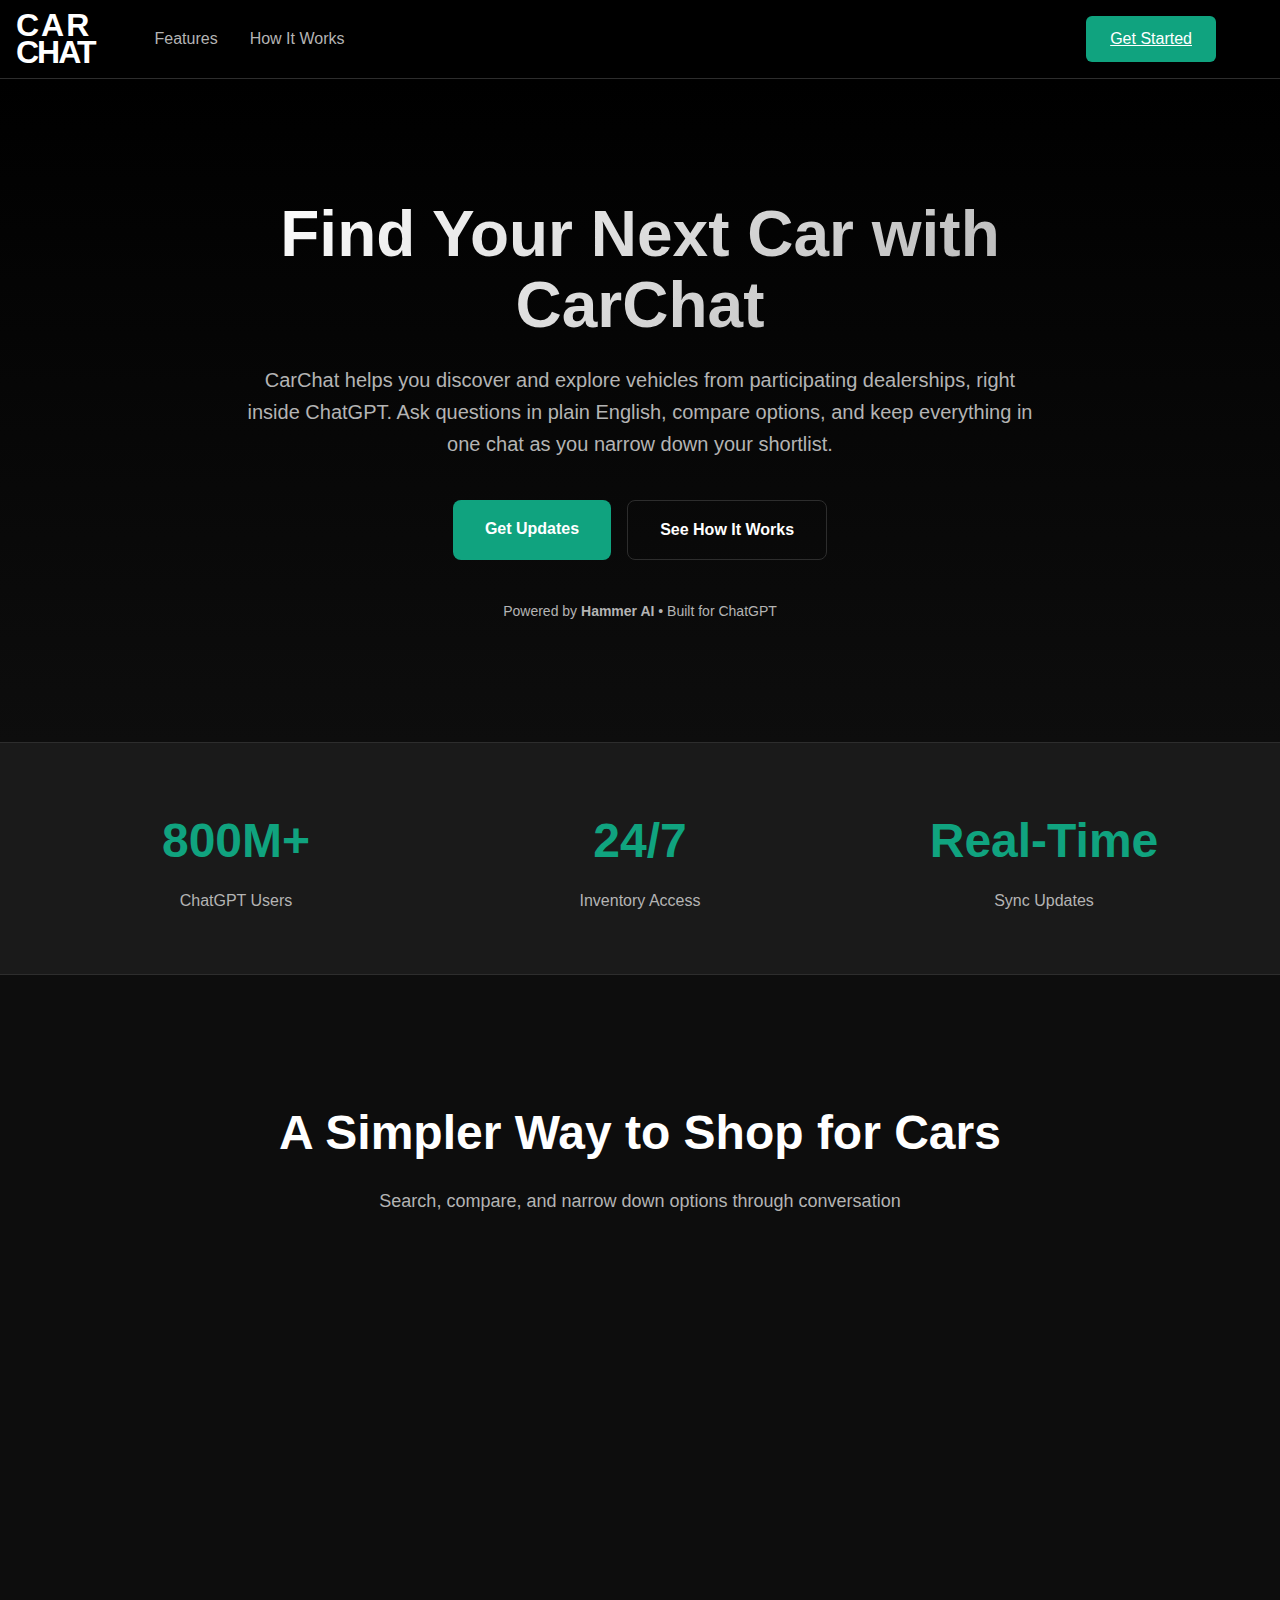
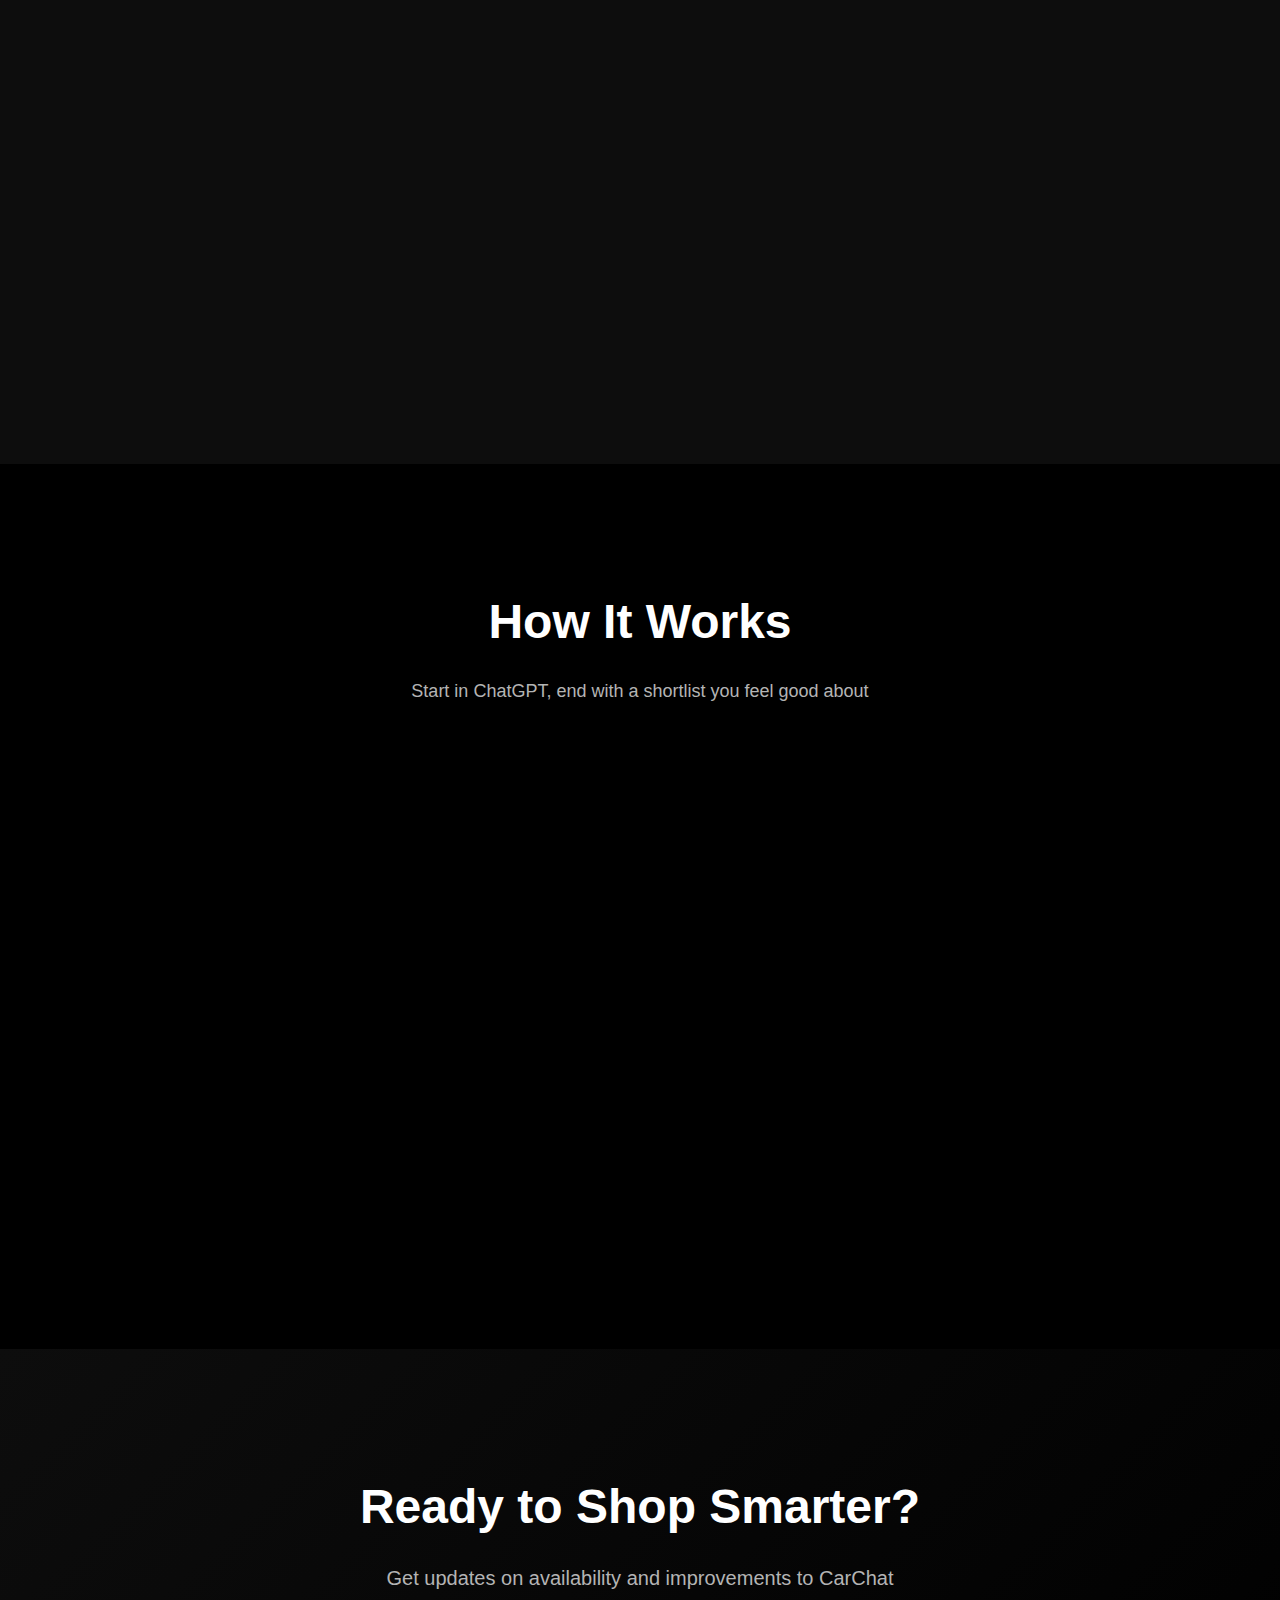
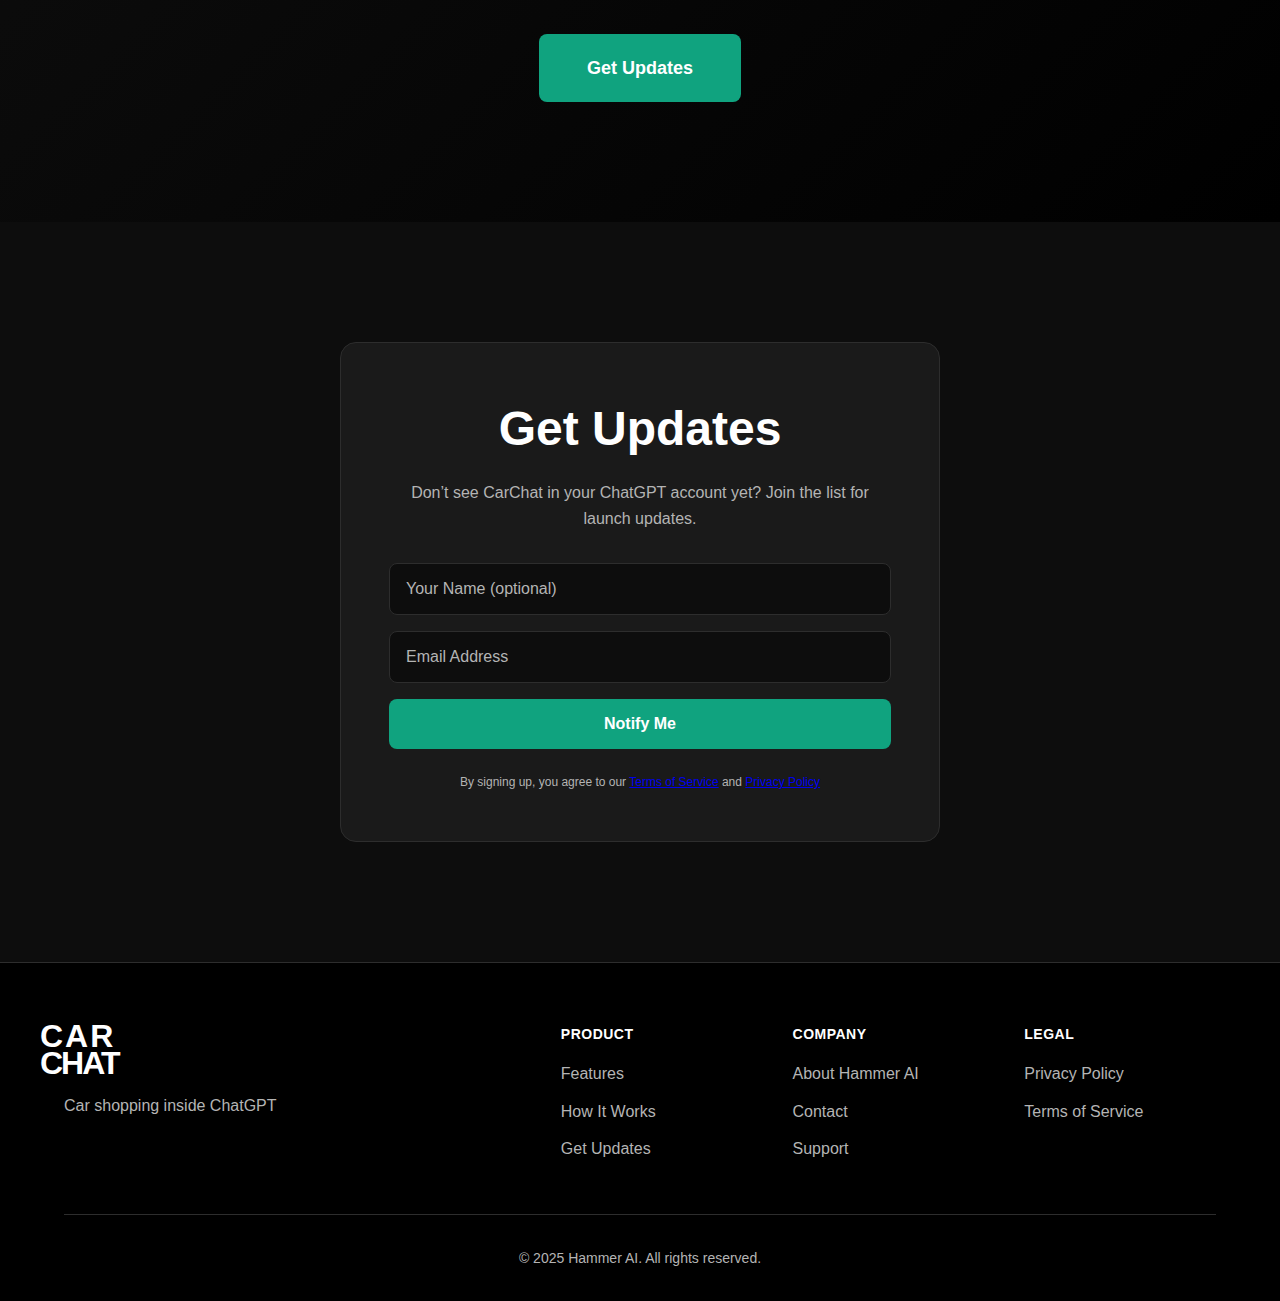
<file: index.html>
<!DOCTYPE html>
<html lang="en">
<head>
    <meta charset="UTF-8">
    <meta name="viewport" content="width=device-width, initial-scale=1.0">
    <title>CarChat - Find Cars in ChatGPT</title>
    <link rel="stylesheet" href="styles.css">
</head>
<body>
    <!-- Header -->
    <header>
        <nav class="nav-container">
            <div class="nav-left">
                <div class="logo">
                    <div class="logo-text">
                        <span class="logo-line logo-car">CAR</span>
                        <span class="logo-line logo-chat">CHAT</span>
                    </div>
                </div>
                <div class="nav-links">
                    <a href="#features">Features</a>
                    <a href="#how-it-works">How It Works</a>
                </div>
            </div>
            <div class="nav-right">
                <a href="#signup" class="cta-button">Get Started</a>
            </div>
        </nav>
    </header>

    <!-- Hero Section -->
    <section class="hero">
        <div class="container">
            <div class="hero-content">
                <h1>Find Your Next Car with CarChat</h1>
                <p class="hero-subtitle">CarChat helps you discover and explore vehicles from participating dealerships, right inside ChatGPT. Ask questions in plain English, compare options, and keep everything in one chat as you narrow down your shortlist.</p>
                <div class="hero-cta">
                    <a href="#signup" class="primary-button">Get Updates</a>
                    <a href="#how-it-works" class="secondary-button">See How It Works</a>
                </div>
                <div class="social-proof">
                    <p>Powered by <strong>Hammer AI</strong> • Built for ChatGPT</p>
                </div>
            </div>
        </div>
    </section>

    <!-- Stats Section -->
    <section class="stats">
        <div class="container">
            <div class="stat-item">
                <div class="stat-number">800M+</div>
                <div class="stat-label">ChatGPT Users</div>
            </div>
            <div class="stat-item">
                <div class="stat-number">24/7</div>
                <div class="stat-label">Inventory Access</div>
            </div>
            <div class="stat-item">
                <div class="stat-number">Real-Time</div>
                <div class="stat-label">Sync Updates</div>
            </div>
        </div>
    </section>

    <!-- Features Section -->
    <section id="features" class="features">
        <div class="container">
            <h2>A Simpler Way to Shop for Cars</h2>
            <p class="section-subtitle">Search, compare, and narrow down options through conversation</p>
            
            <div class="features-grid">
                <div class="feature-card">
                    <div class="feature-icon">🚀</div>
                    <h3>Search with Plain English</h3>
                    <p>Tell CarChat what you want (budget, body style, features) and get relevant matches you can refine with follow‑up questions.</p>
                </div>
                
                <div class="feature-card">
                    <div class="feature-icon">💬</div>
                    <h3>Ask Better Questions</h3>
                    <p>“What’s the best option for a growing family?” “Which one has the best mileage?” CarChat helps you compare quickly.</p>
                </div>
                
                <div class="feature-card">
                    <div class="feature-icon">🔄</div>
                    <h3>Listings from Dealerships</h3>
                    <p>Vehicle details come from participating dealerships. Availability and pricing can change, so always confirm details with the seller.</p>
                </div>
                
                <div class="feature-card">
                    <div class="feature-icon">📊</div>
                    <h3>Shortlist Faster</h3>
                    <p>Get to a confident shortlist faster by narrowing down needs, tradeoffs, and must‑have features in one conversation.</p>
                </div>
                
                <div class="feature-card">
                    <div class="feature-icon">🎯</div>
                    <h3>Local Friendly</h3>
                    <p>Look for vehicles near you and ask CarChat for dealership details when you’re ready to schedule a test drive or ask about financing.</p>
                </div>
                
                <div class="feature-card">
                    <div class="feature-icon">⚡</div>
                    <h3>Works Where You Already Are</h3>
                    <p>No new app to learn. Use CarChat in ChatGPT, keep your notes in one place, and move at your own pace.</p>
                </div>
            </div>
        </div>
    </section>

    <!-- How It Works Section -->
    <section id="how-it-works" class="how-it-works">
        <div class="container">
            <h2>How It Works</h2>
            <p class="section-subtitle">Start in ChatGPT, end with a shortlist you feel good about</p>
            
            <div class="steps">
                <div class="step">
                    <div class="step-number">1</div>
                    <div class="step-content">
                        <h3>Open ChatGPT + Find CarChat</h3>
                        <p>In ChatGPT, start a conversation and select CarChat (availability may vary by account/region).</p>
                    </div>
                </div>
                
                <div class="step">
                    <div class="step-number">2</div>
                    <div class="step-content">
                        <h3>Describe What You Want</h3>
                        <p>Example: “SUV under $35k near Austin with CarPlay and good safety ratings.” Then refine from there.</p>
                    </div>
                </div>
                
                <div class="step">
                    <div class="step-number">3</div>
                    <div class="step-content">
                        <h3>Explore + Contact When Ready</h3>
                        <p>Review matches, compare options, and ask CarChat for the latest details and next steps.</p>
                    </div>
                </div>
            </div>
        </div>
    </section>

    <!-- CTA Section -->
    <section class="cta-section">
        <div class="container">
            <h2>Ready to Shop Smarter?</h2>
            <p>Get updates on availability and improvements to CarChat</p>
            <a href="#signup" class="primary-button large">Get Updates</a>
        </div>
    </section>

    <!-- Signup Section -->
    <section id="signup" class="signup">
        <div class="container">
            <div class="signup-box">
                <h2>Get Updates</h2>
                <p>Don’t see CarChat in your ChatGPT account yet? Join the list for launch updates.</p>
                
                <form id="signupForm" class="signup-form">
                    <div class="form-row">
                        <input type="text" id="name" placeholder="Your Name (optional)">
                    </div>
                    <div class="form-row">
                        <input type="email" id="email" placeholder="Email Address" required>
                    </div>
                    <button type="submit" class="primary-button full-width">Notify Me</button>
                    <p class="form-note">By signing up, you agree to our <a href="./terms/">Terms of Service</a> and <a href="./privacy/">Privacy Policy</a></p>
                </form>
                
                <div id="successMessage" class="success-message" style="display: none;">
                    <h3>You’re on the list</h3>
                    <p>Thanks! We’ll email you updates about CarChat.</p>
                </div>
            </div>
        </div>
    </section>

    <!-- Footer -->
    <footer>
        <div class="container">
            <div class="footer-content">
                <div class="footer-brand">
                    <div class="logo">
                        <div class="logo-text">
                            <span class="logo-line logo-car">CAR</span>
                            <span class="logo-line logo-chat">CHAT</span>
                        </div>
                    </div>
                    <p>Car shopping inside ChatGPT</p>
                </div>
                <div class="footer-links">
                    <div class="footer-column">
                        <h4>Product</h4>
                        <a href="#features">Features</a>
                        <a href="#how-it-works">How It Works</a>
                        <a href="#signup">Get Updates</a>
                    </div>
                    <div class="footer-column">
                        <h4>Company</h4>
                        <a href="#">About Hammer AI</a>
                        <a href="mailto:support@carchat.io">Contact</a>
                        <a href="mailto:support@carchat.io">Support</a>
                    </div>
                    <div class="footer-column">
                        <h4>Legal</h4>
                        <a href="./privacy/">Privacy Policy</a>
                        <a href="./terms/">Terms of Service</a>
                    </div>
                </div>
            </div>
            <div class="footer-bottom">
                <p>&copy; 2025 Hammer AI. All rights reserved.</p>
            </div>
        </div>
    </footer>

    <script src="script.js"></script>
</body>
</html>
</file>
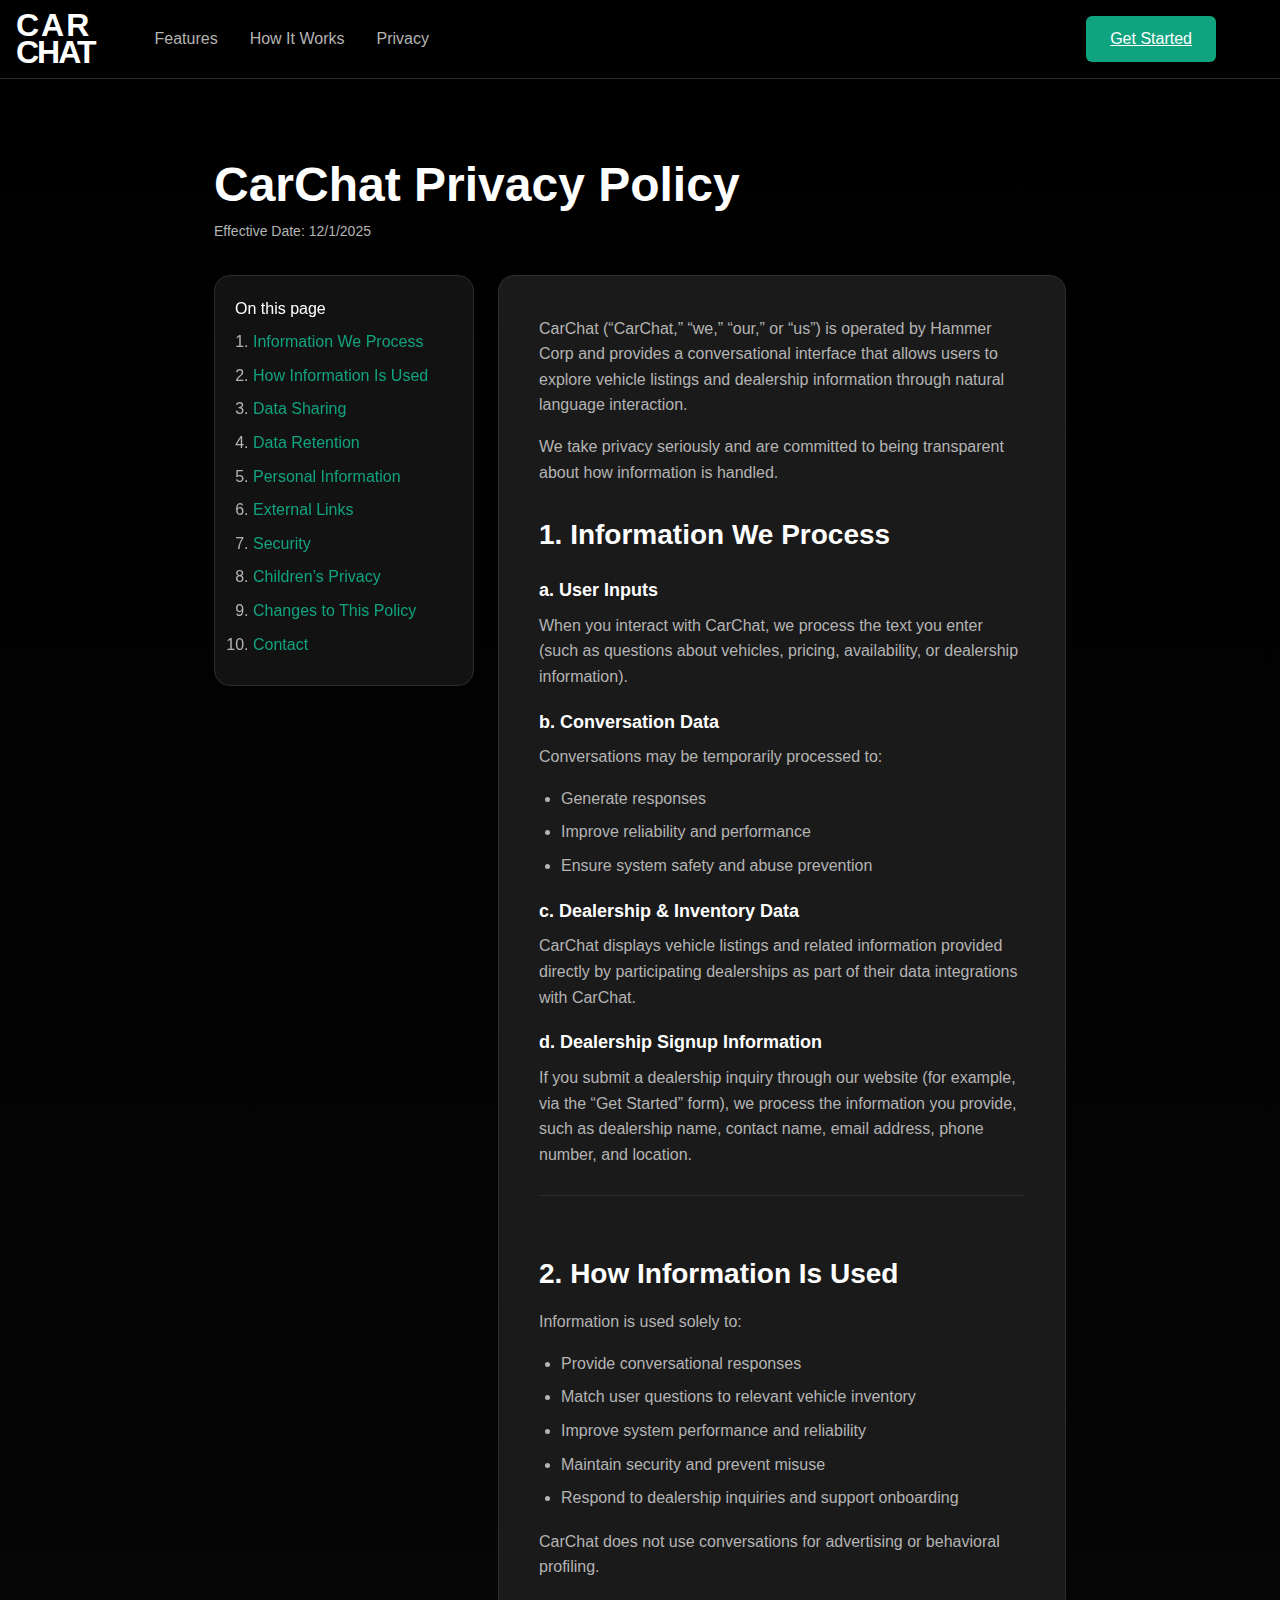
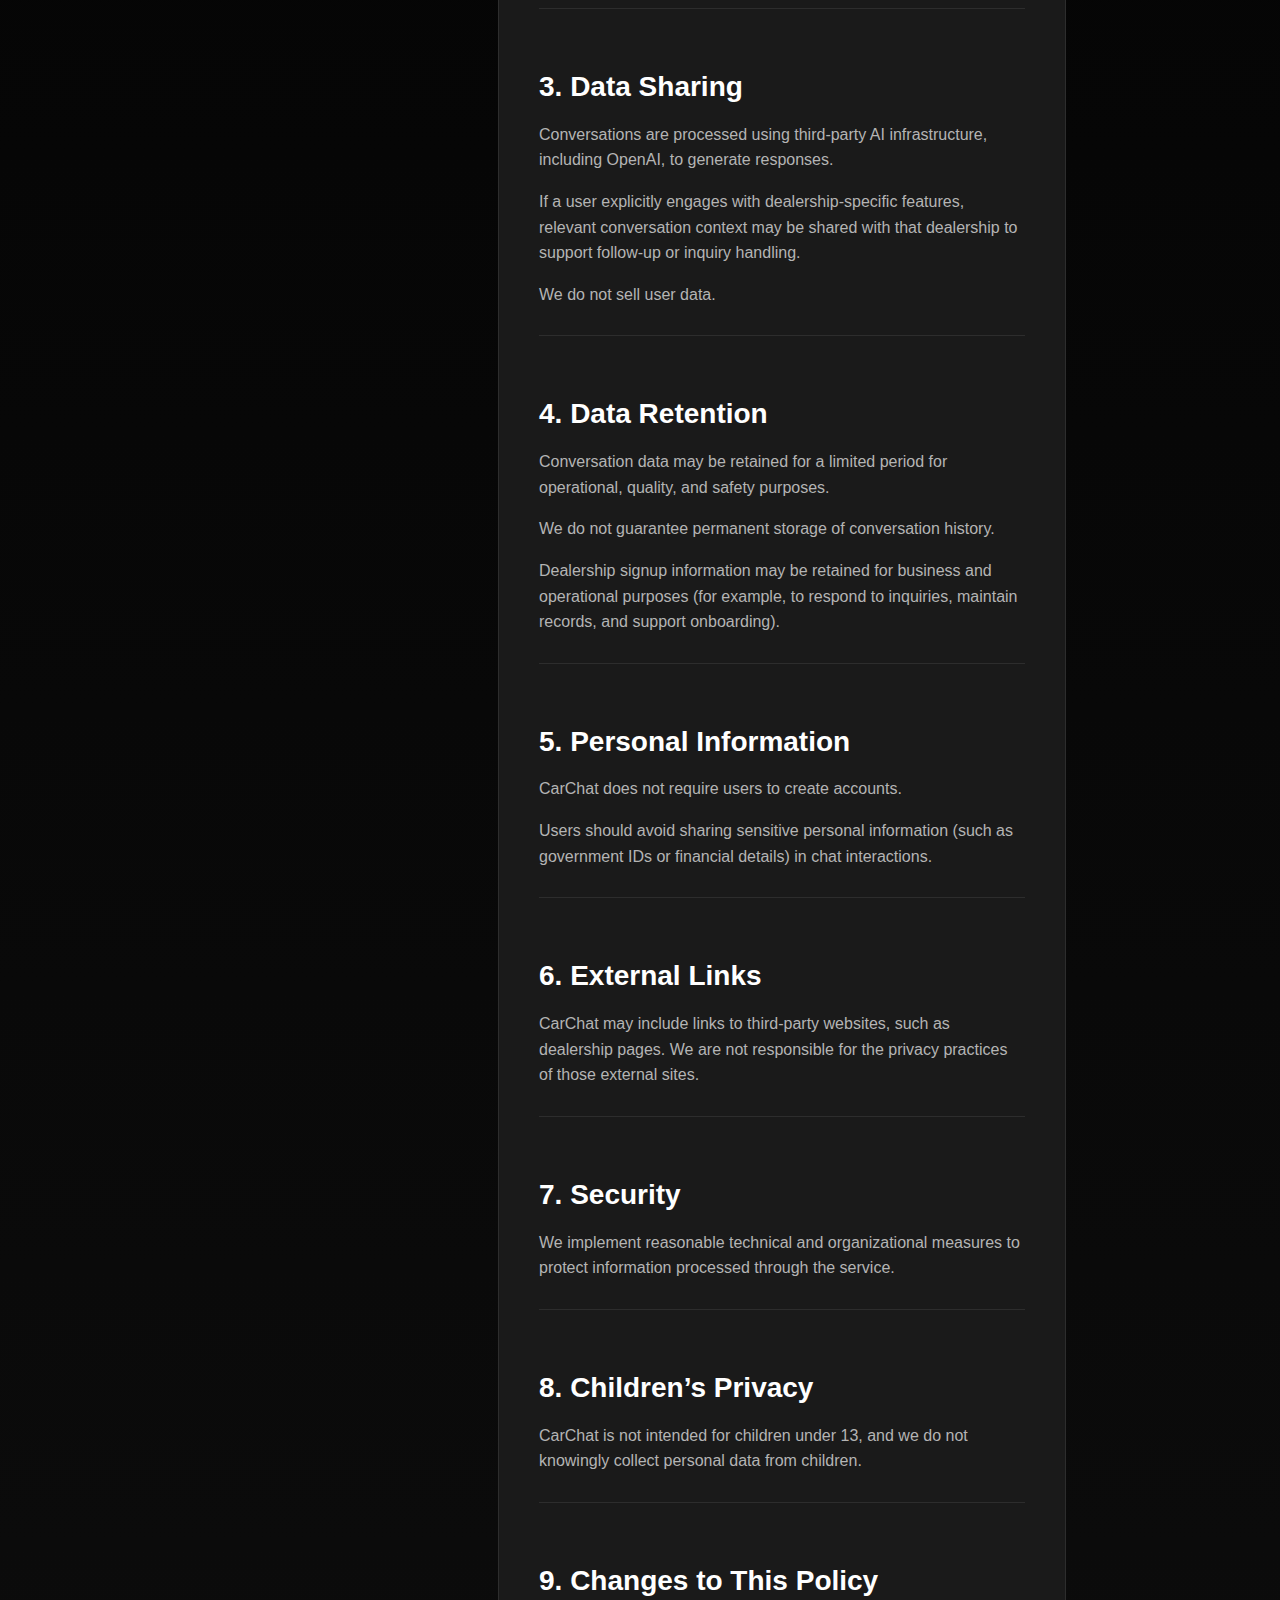
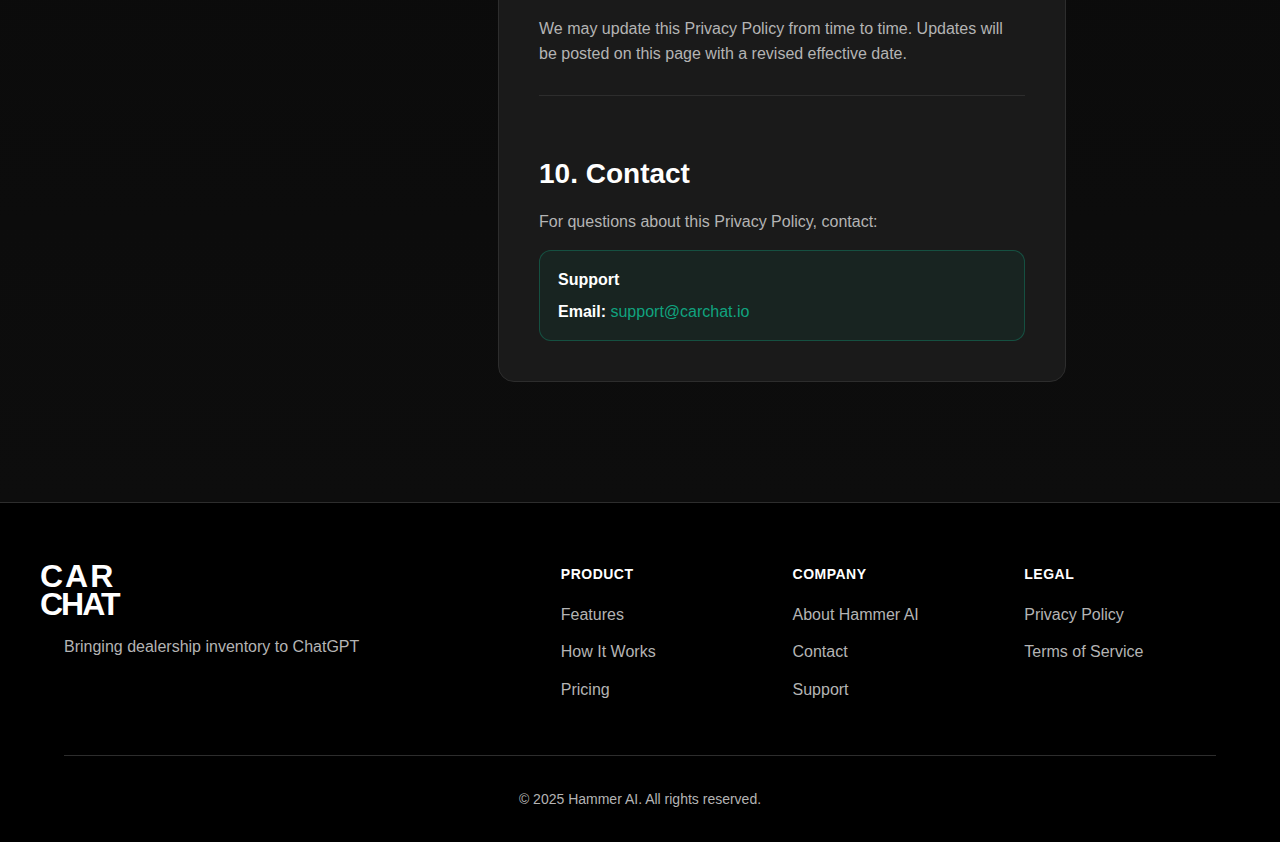
<file: privacy/index.html>
<!DOCTYPE html>
<html lang="en">
<head>
    <meta charset="UTF-8">
    <meta name="viewport" content="width=device-width, initial-scale=1.0">
    <title>CarChat Privacy Policy</title>
    <link rel="stylesheet" href="../styles.css?v=20251218-privacy">
</head>
<body>
    <!-- Header -->
    <header>
        <nav class="nav-container">
            <div class="nav-left">
                <a class="logo logo-link" href="../">
                    <div class="logo-text">
                        <span class="logo-line logo-car">CAR</span>
                        <span class="logo-line logo-chat">CHAT</span>
                    </div>
                </a>
                <div class="nav-links">
                    <a href="../#features">Features</a>
                    <a href="../#how-it-works">How It Works</a>
                    <a href="./" aria-current="page">Privacy</a>
                </div>
            </div>
            <div class="nav-right">
                <a href="../#signup" class="cta-button">Get Started</a>
            </div>
        </nav>
    </header>

    <main class="legal-page">
        <div class="container legal-container">
            <div class="legal-header">
                <h1>CarChat Privacy Policy</h1>
                <p class="legal-effective-date">Effective Date: 12/1/2025</p>
            </div>

            <div class="legal-layout">
                <aside class="legal-toc legal-content" aria-label="Table of contents">
                    <div class="legal-toc-title">On this page</div>
                    <ol>
                        <li><a href="#information-we-process">Information We Process</a></li>
                        <li><a href="#how-information-is-used">How Information Is Used</a></li>
                        <li><a href="#data-sharing">Data Sharing</a></li>
                        <li><a href="#data-retention">Data Retention</a></li>
                        <li><a href="#personal-information">Personal Information</a></li>
                        <li><a href="#external-links">External Links</a></li>
                        <li><a href="#security">Security</a></li>
                        <li><a href="#childrens-privacy">Children’s Privacy</a></li>
                        <li><a href="#changes-to-this-policy">Changes to This Policy</a></li>
                        <li><a href="#contact">Contact</a></li>
                    </ol>
                </aside>

                <article class="legal-content">
                    <p class="legal-lead">CarChat (“CarChat,” “we,” “our,” or “us”) is operated by Hammer Corp and provides a conversational interface that allows users to explore vehicle listings and dealership information through natural language interaction.</p>
                    <p>We take privacy seriously and are committed to being transparent about how information is handled.</p>

                    <section class="legal-section" id="information-we-process">
                        <h2>1. Information We Process</h2>

                        <h3>a. User Inputs</h3>
                        <p>When you interact with CarChat, we process the text you enter (such as questions about vehicles, pricing, availability, or dealership information).</p>

                        <h3>b. Conversation Data</h3>
                        <p>Conversations may be temporarily processed to:</p>
                        <ul>
                            <li>Generate responses</li>
                            <li>Improve reliability and performance</li>
                            <li>Ensure system safety and abuse prevention</li>
                        </ul>

                        <h3>c. Dealership &amp; Inventory Data</h3>
                        <p>CarChat displays vehicle listings and related information provided directly by participating dealerships as part of their data integrations with CarChat.</p>

                        <h3>d. Dealership Signup Information</h3>
                        <p>If you submit a dealership inquiry through our website (for example, via the “Get Started” form), we process the information you provide, such as dealership name, contact name, email address, phone number, and location.</p>
                    </section>

                    <section class="legal-section" id="how-information-is-used">
                        <h2>2. How Information Is Used</h2>
                        <p>Information is used solely to:</p>
                        <ul>
                            <li>Provide conversational responses</li>
                            <li>Match user questions to relevant vehicle inventory</li>
                            <li>Improve system performance and reliability</li>
                            <li>Maintain security and prevent misuse</li>
                            <li>Respond to dealership inquiries and support onboarding</li>
                        </ul>
                        <p>CarChat does not use conversations for advertising or behavioral profiling.</p>
                    </section>

                    <section class="legal-section" id="data-sharing">
                        <h2>3. Data Sharing</h2>
                        <p>Conversations are processed using third-party AI infrastructure, including OpenAI, to generate responses.</p>
                        <p>If a user explicitly engages with dealership-specific features, relevant conversation context may be shared with that dealership to support follow-up or inquiry handling.</p>
                        <p>We do not sell user data.</p>
                    </section>

                    <section class="legal-section" id="data-retention">
                        <h2>4. Data Retention</h2>
                        <p>Conversation data may be retained for a limited period for operational, quality, and safety purposes.</p>
                        <p>We do not guarantee permanent storage of conversation history.</p>
                        <p>Dealership signup information may be retained for business and operational purposes (for example, to respond to inquiries, maintain records, and support onboarding).</p>
                    </section>

                    <section class="legal-section" id="personal-information">
                        <h2>5. Personal Information</h2>
                        <p>CarChat does not require users to create accounts.</p>
                        <p>Users should avoid sharing sensitive personal information (such as government IDs or financial details) in chat interactions.</p>
                    </section>

                    <section class="legal-section" id="external-links">
                        <h2>6. External Links</h2>
                        <p>CarChat may include links to third-party websites, such as dealership pages. We are not responsible for the privacy practices of those external sites.</p>
                    </section>

                    <section class="legal-section" id="security">
                        <h2>7. Security</h2>
                        <p>We implement reasonable technical and organizational measures to protect information processed through the service.</p>
                    </section>

                    <section class="legal-section" id="childrens-privacy">
                        <h2>8. Children’s Privacy</h2>
                        <p>CarChat is not intended for children under 13, and we do not knowingly collect personal data from children.</p>
                    </section>

                    <section class="legal-section" id="changes-to-this-policy">
                        <h2>9. Changes to This Policy</h2>
                        <p>We may update this Privacy Policy from time to time. Updates will be posted on this page with a revised effective date.</p>
                    </section>

                    <section class="legal-section" id="contact">
                        <h2>10. Contact</h2>
                        <p>For questions about this Privacy Policy, contact:</p>
                        <div class="legal-callout">
                            <div class="legal-callout-title">Support</div>
                            <div><strong>Email:</strong> <a href="mailto:support@carchat.io">support@carchat.io</a></div>
                        </div>
                    </section>
                </article>
            </div>
        </div>
    </main>

    <!-- Footer -->
    <footer>
        <div class="container">
            <div class="footer-content">
                <div class="footer-brand">
                    <div class="logo">
                        <div class="logo-text">
                            <span class="logo-line logo-car">CAR</span>
                            <span class="logo-line logo-chat">CHAT</span>
                        </div>
                    </div>
                    <p>Bringing dealership inventory to ChatGPT</p>
                </div>
                <div class="footer-links">
                    <div class="footer-column">
                        <h4>Product</h4>
                        <a href="../#features">Features</a>
                        <a href="../#how-it-works">How It Works</a>
                        <a href="../#signup">Pricing</a>
                    </div>
                    <div class="footer-column">
                        <h4>Company</h4>
                        <a href="#">About Hammer AI</a>
                        <a href="#">Contact</a>
                        <a href="#">Support</a>
                    </div>
                    <div class="footer-column">
                        <h4>Legal</h4>
                        <a href="./">Privacy Policy</a>
                        <a href="#">Terms of Service</a>
                    </div>
                </div>
            </div>
            <div class="footer-bottom">
                <p>&copy; 2025 Hammer AI. All rights reserved.</p>
            </div>
        </div>
    </footer>
</body>
</html>
</file>
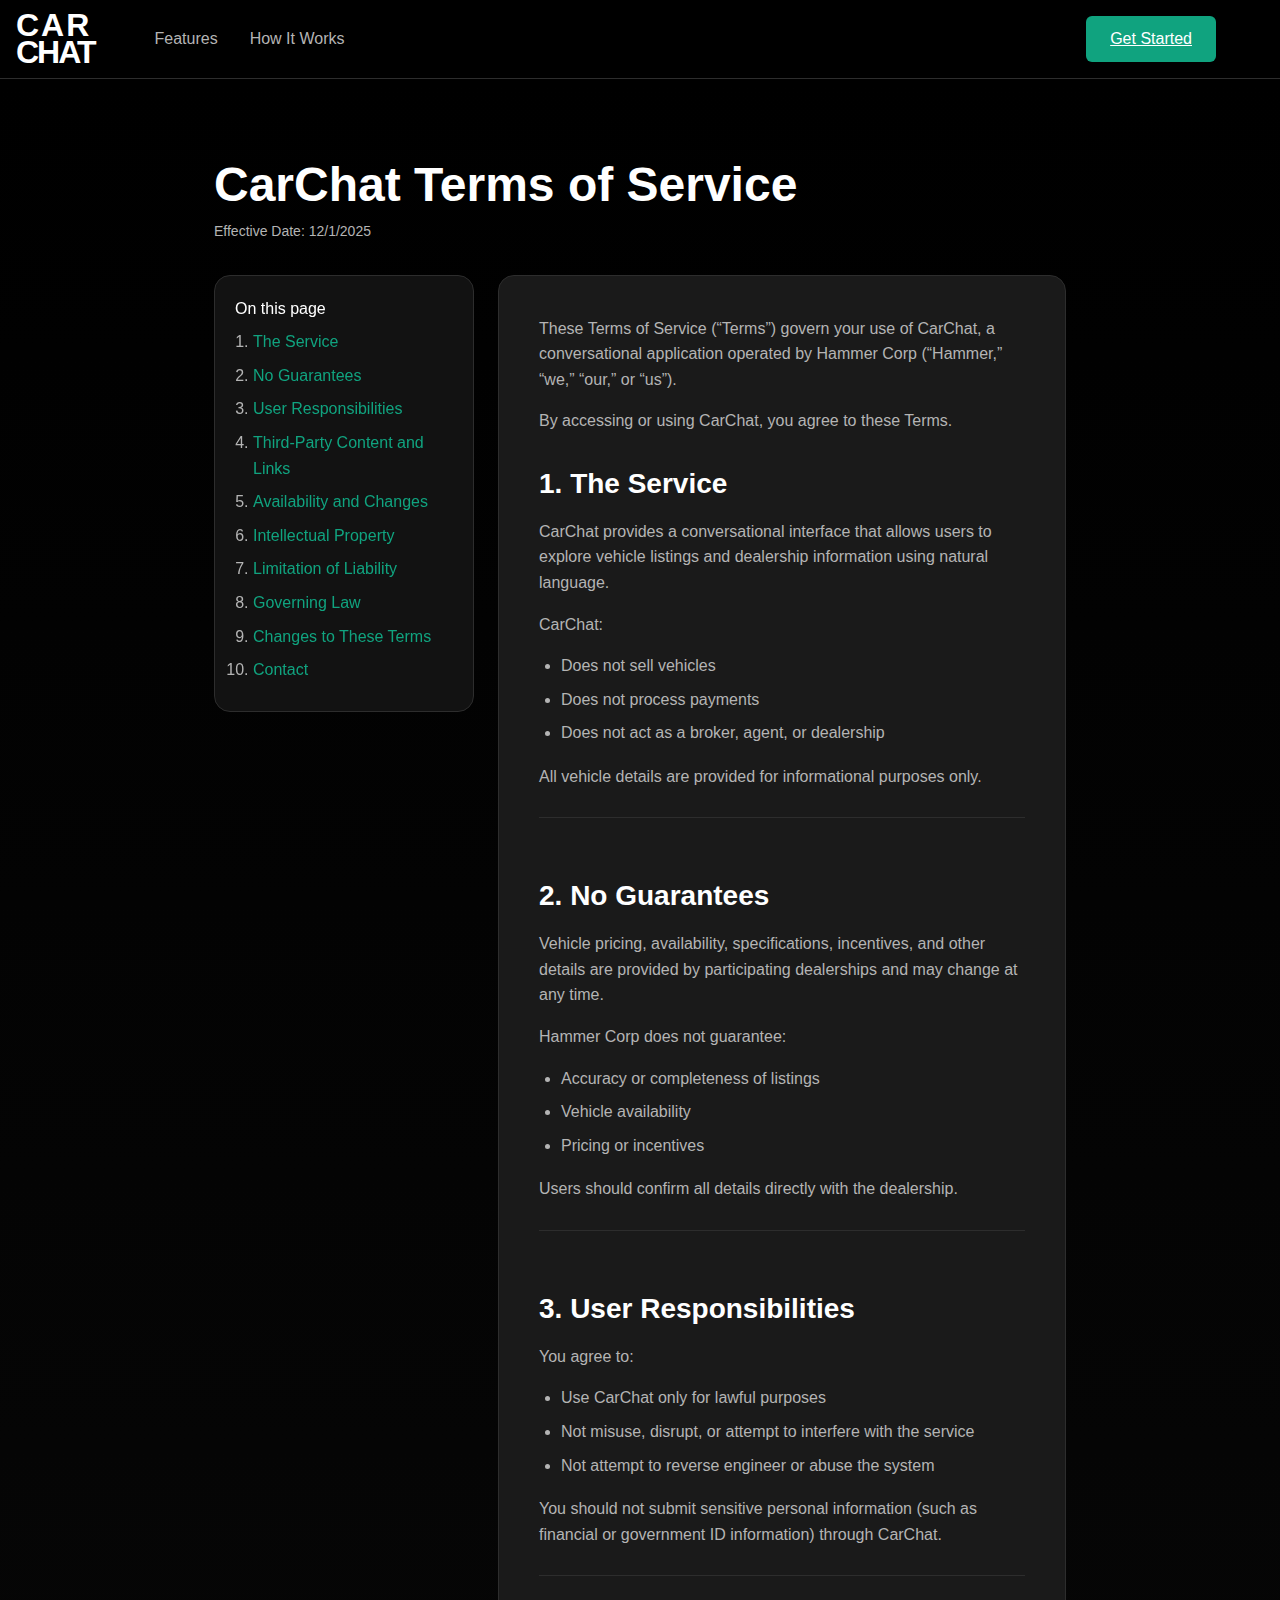
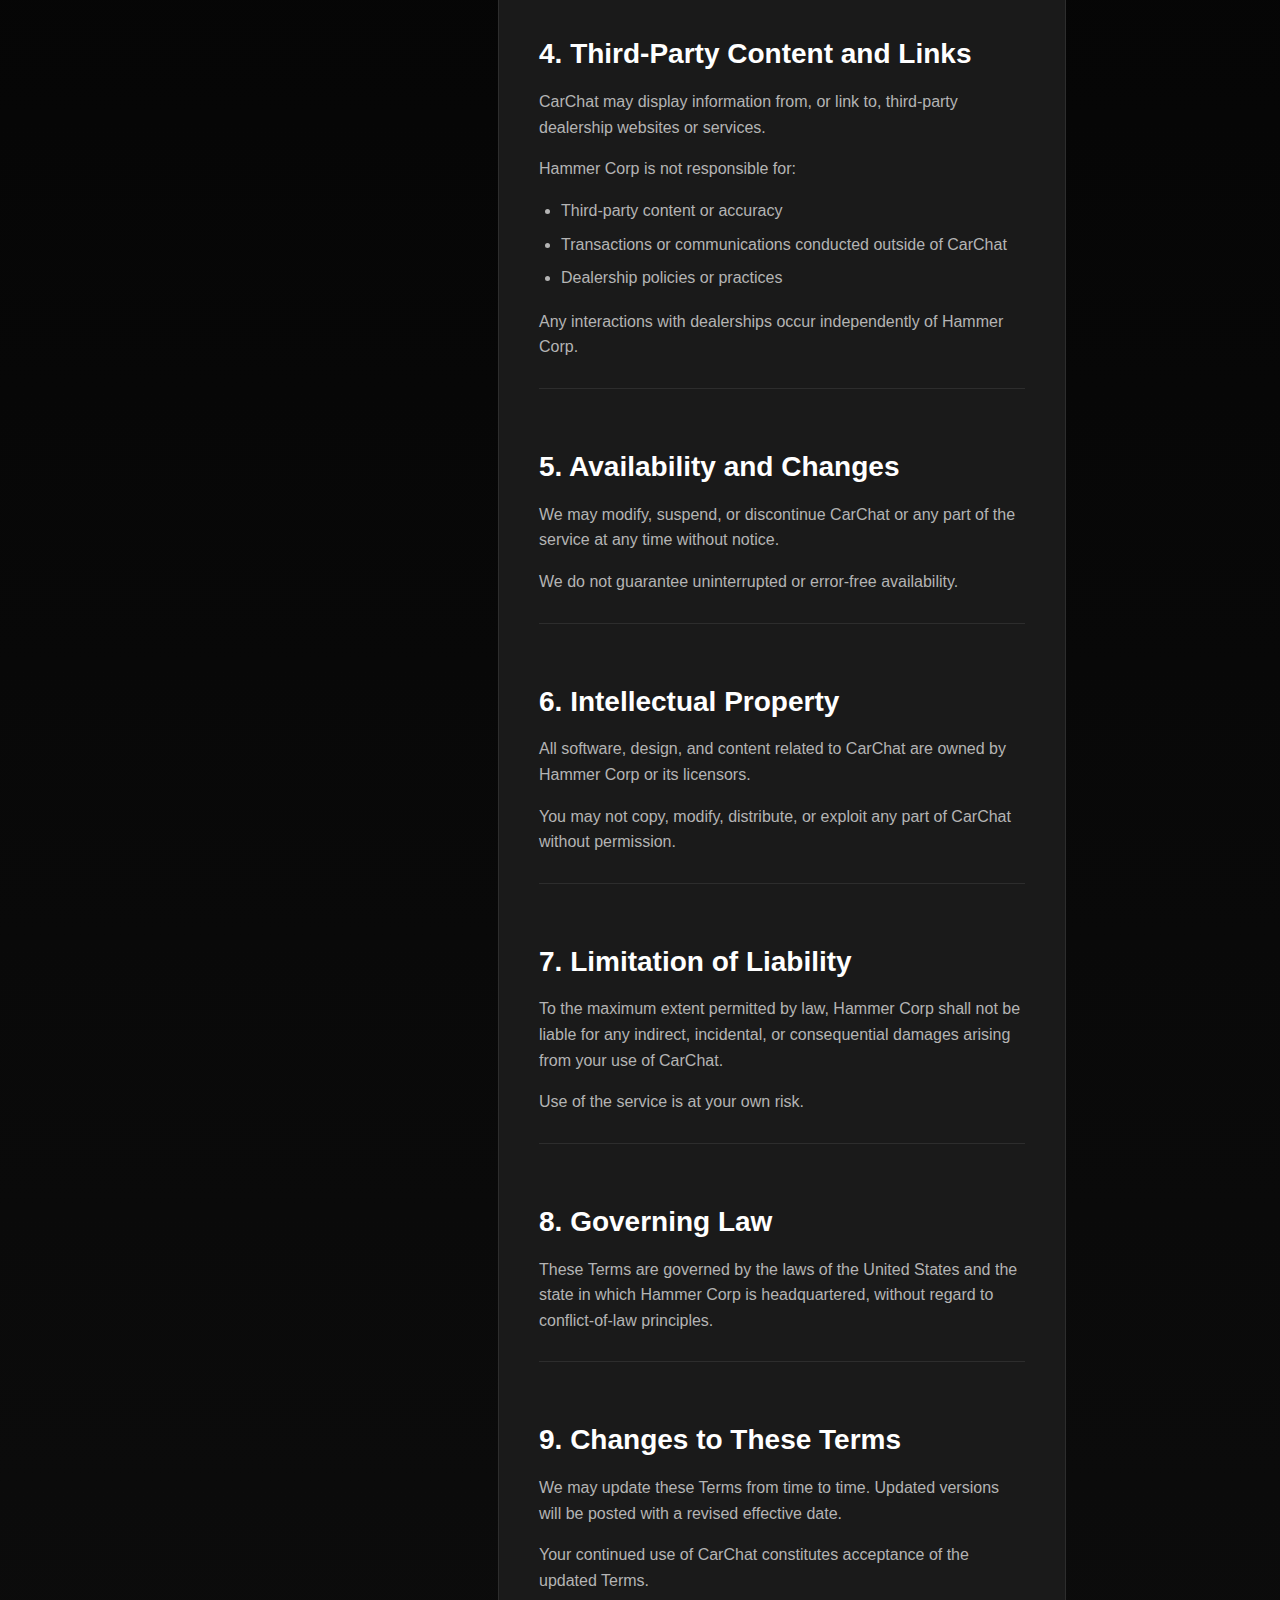
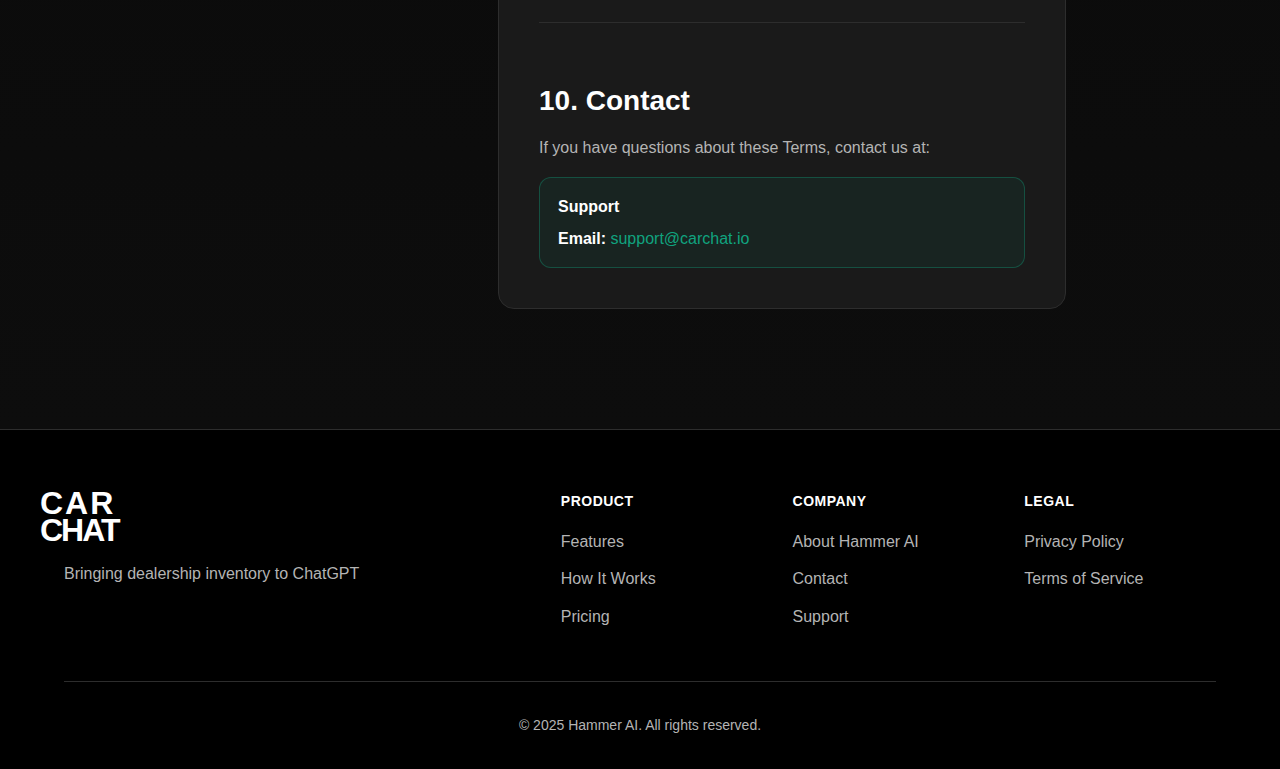
<file: terms-of-service/index.html>
<!DOCTYPE html>
<html lang="en">
<head>
    <meta charset="UTF-8">
    <meta name="viewport" content="width=device-width, initial-scale=1.0">
    <title>CarChat Terms of Service</title>
    <meta http-equiv="refresh" content="0; url=../terms/">
    <link rel="canonical" href="../terms/">
    <link rel="stylesheet" href="../styles.css?v=20251218-privacy">
</head>
<body>
    <main class="legal-page">
        <div class="container legal-container">
            <div class="legal-content">
                <p>Redirecting to <a href="../terms/">Terms of Service</a>…</p>
            </div>
        </div>
    </main>
</body>
</html>
</file>
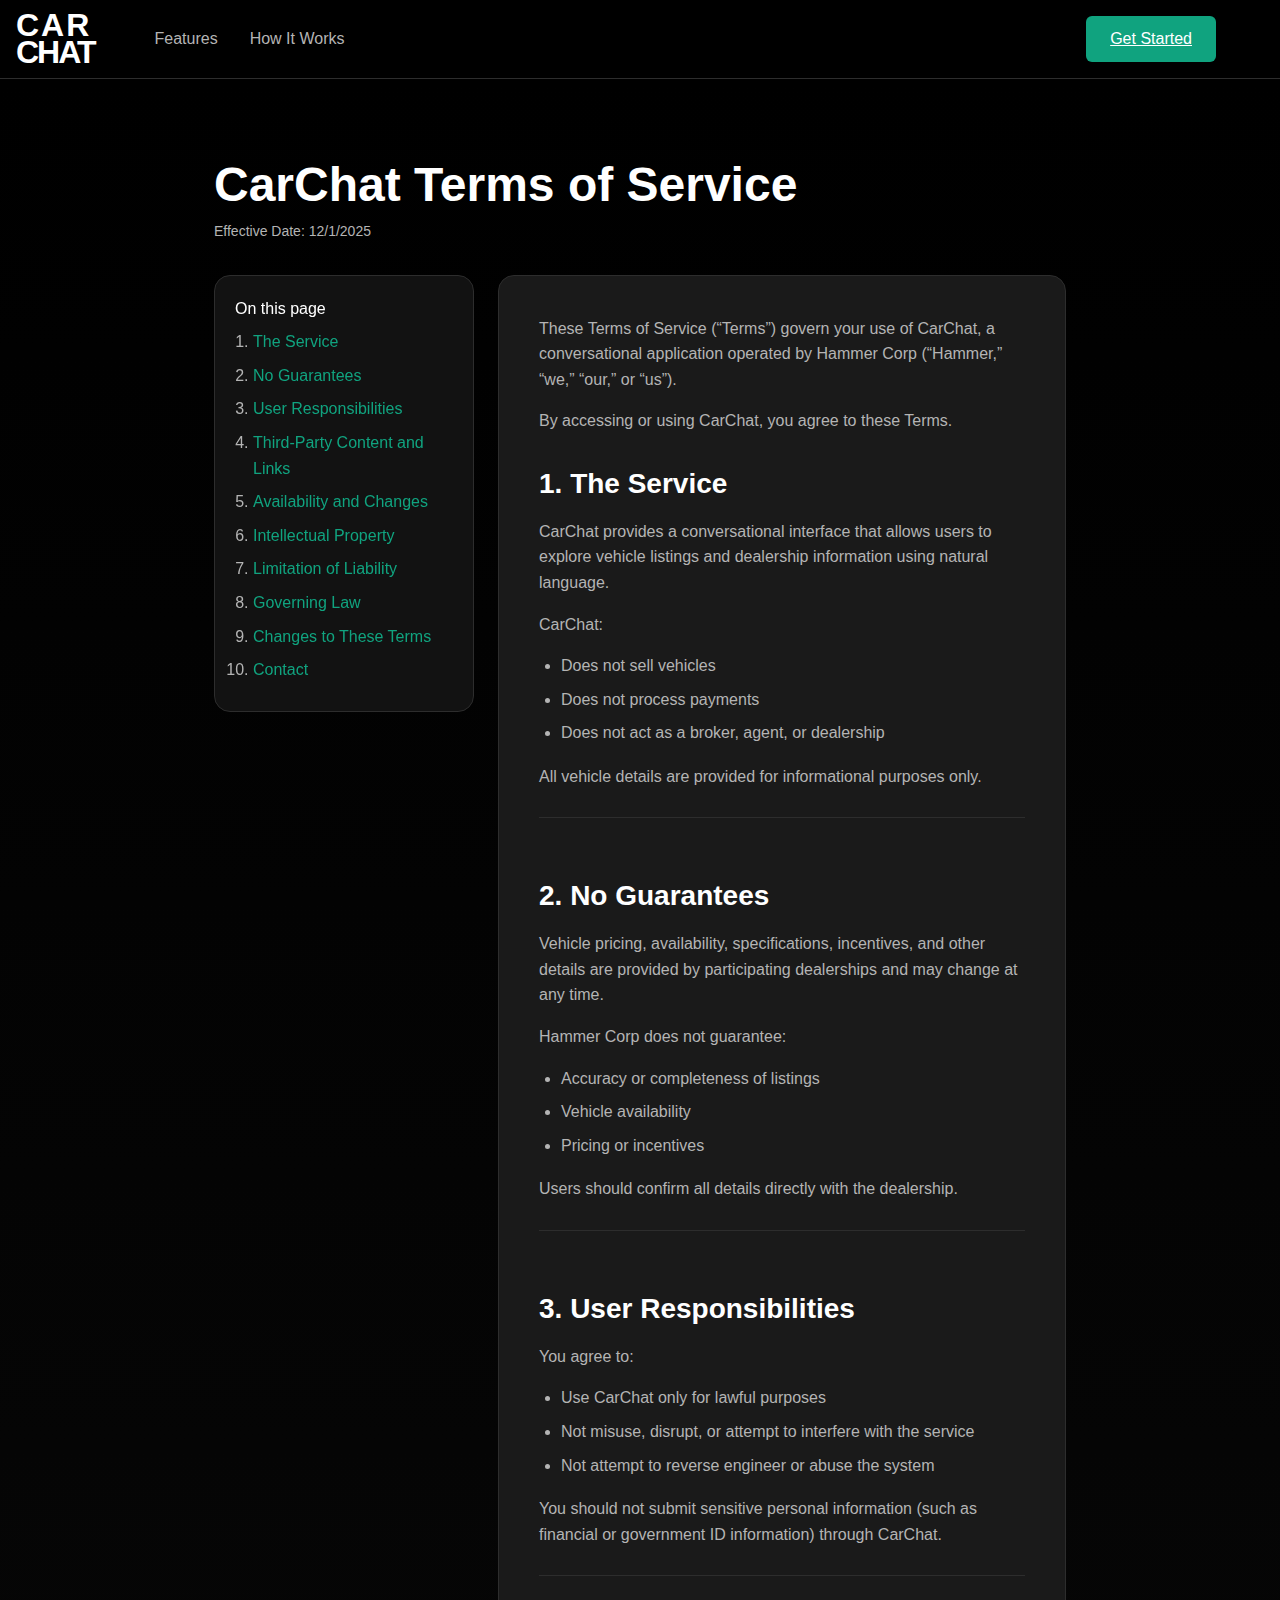
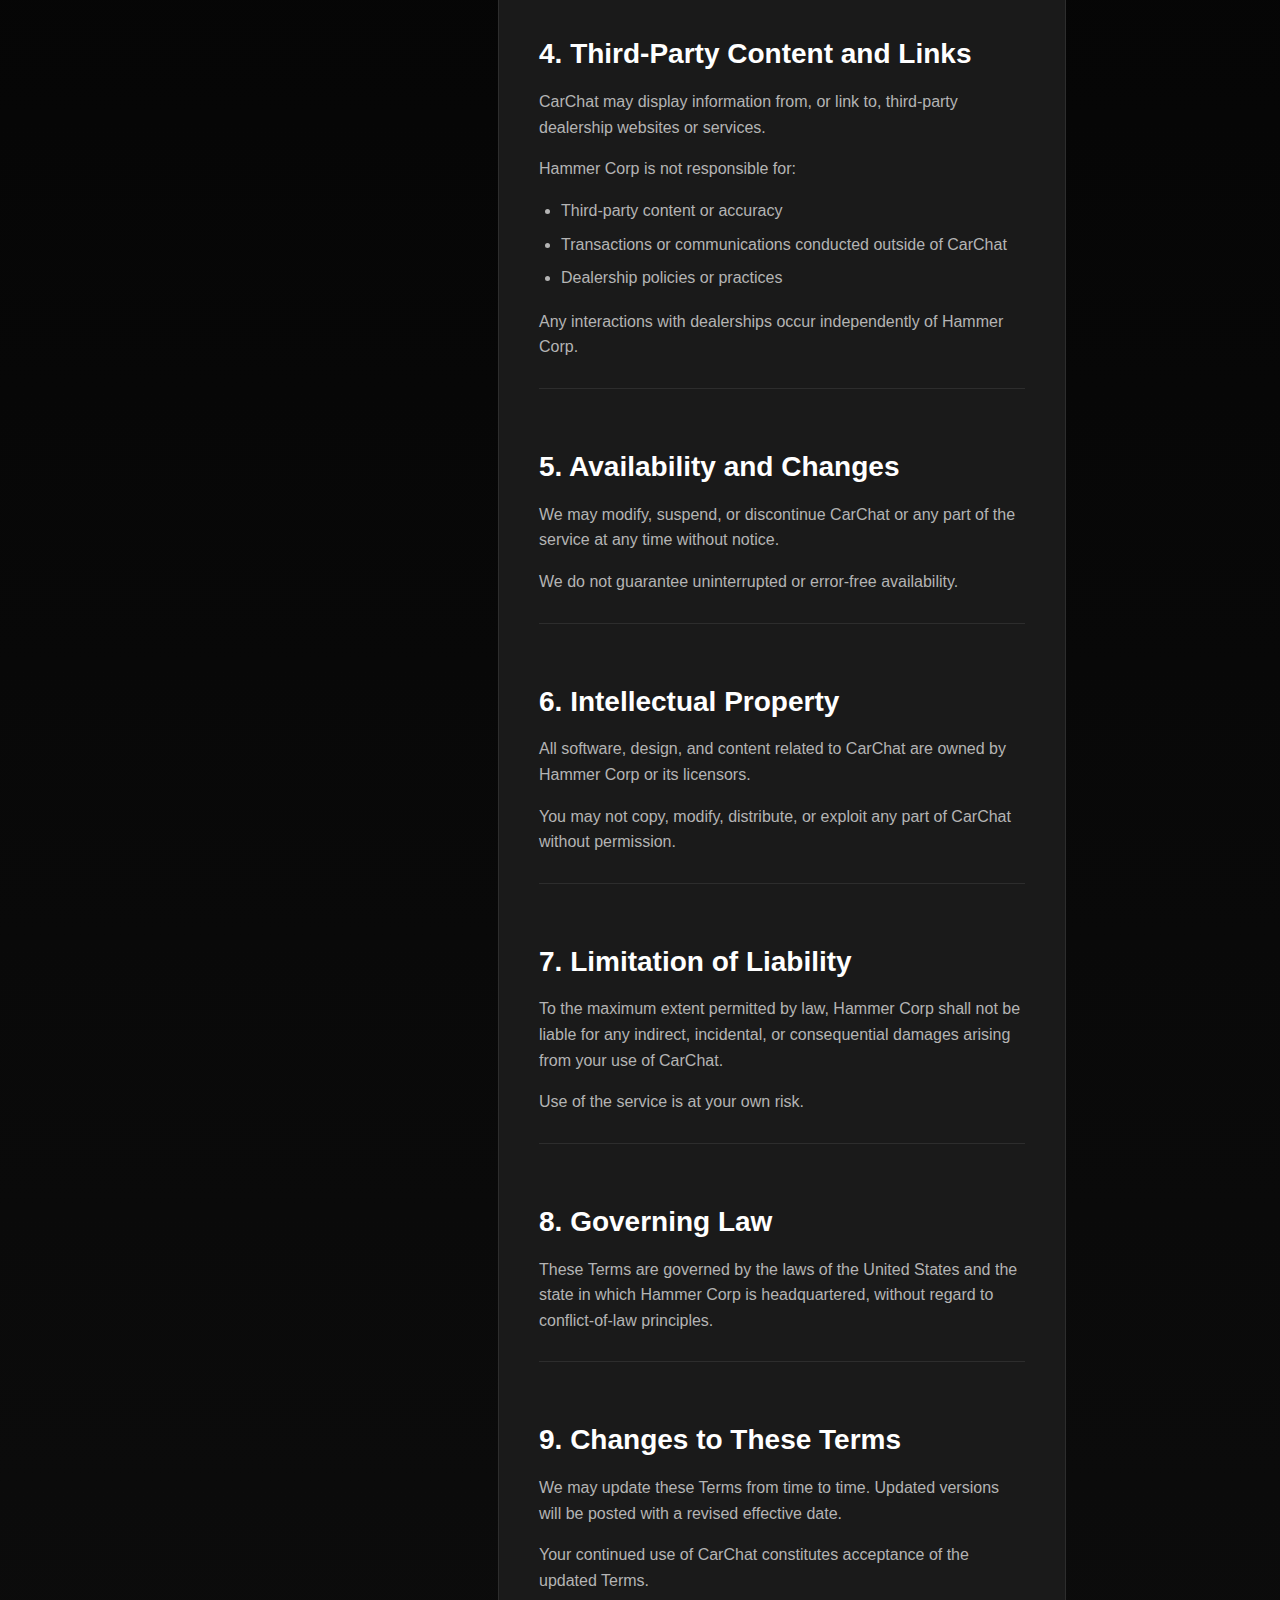
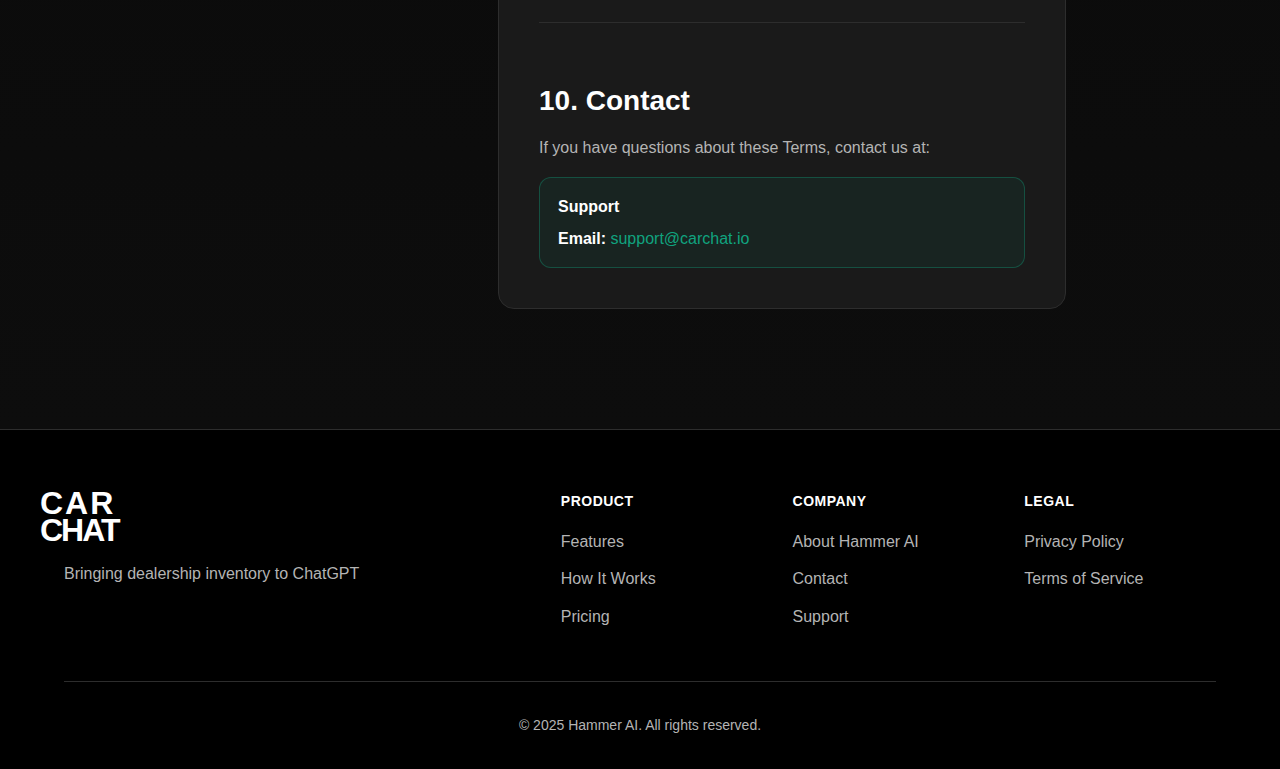
<file: terms/index.html>
<!DOCTYPE html>
<html lang="en">
<head>
    <meta charset="UTF-8">
    <meta name="viewport" content="width=device-width, initial-scale=1.0">
    <title>CarChat Terms of Service</title>
    <link rel="stylesheet" href="../styles.css?v=20251218-privacy">
</head>
<body>
    <!-- Header -->
    <header>
        <nav class="nav-container">
            <div class="nav-left">
                <a class="logo logo-link" href="../">
                    <div class="logo-text">
                        <span class="logo-line logo-car">CAR</span>
                        <span class="logo-line logo-chat">CHAT</span>
                    </div>
                </a>
                <div class="nav-links">
                    <a href="../#features">Features</a>
                    <a href="../#how-it-works">How It Works</a>
                </div>
            </div>
            <div class="nav-right">
                <a href="../#signup" class="cta-button">Get Started</a>
            </div>
        </nav>
    </header>

    <main class="legal-page">
        <div class="container legal-container">
            <div class="legal-header">
                <h1>CarChat Terms of Service</h1>
                <p class="legal-effective-date">Effective Date: 12/1/2025</p>
            </div>

            <div class="legal-layout">
                <aside class="legal-toc legal-content" aria-label="Table of contents">
                    <div class="legal-toc-title">On this page</div>
                    <ol>
                        <li><a href="#the-service">The Service</a></li>
                        <li><a href="#no-guarantees">No Guarantees</a></li>
                        <li><a href="#user-responsibilities">User Responsibilities</a></li>
                        <li><a href="#third-party-content-and-links">Third-Party Content and Links</a></li>
                        <li><a href="#availability-and-changes">Availability and Changes</a></li>
                        <li><a href="#intellectual-property">Intellectual Property</a></li>
                        <li><a href="#limitation-of-liability">Limitation of Liability</a></li>
                        <li><a href="#governing-law">Governing Law</a></li>
                        <li><a href="#changes-to-these-terms">Changes to These Terms</a></li>
                        <li><a href="#contact">Contact</a></li>
                    </ol>
                </aside>

                <article class="legal-content">
                    <p class="legal-lead">These Terms of Service (“Terms”) govern your use of CarChat, a conversational application operated by Hammer Corp (“Hammer,” “we,” “our,” or “us”).</p>
                    <p>By accessing or using CarChat, you agree to these Terms.</p>

                    <section class="legal-section" id="the-service">
                        <h2>1. The Service</h2>
                        <p>CarChat provides a conversational interface that allows users to explore vehicle listings and dealership information using natural language.</p>
                        <p>CarChat:</p>
                        <ul>
                            <li>Does not sell vehicles</li>
                            <li>Does not process payments</li>
                            <li>Does not act as a broker, agent, or dealership</li>
                        </ul>
                        <p>All vehicle details are provided for informational purposes only.</p>
                    </section>

                    <section class="legal-section" id="no-guarantees">
                        <h2>2. No Guarantees</h2>
                        <p>Vehicle pricing, availability, specifications, incentives, and other details are provided by participating dealerships and may change at any time.</p>
                        <p>Hammer Corp does not guarantee:</p>
                        <ul>
                            <li>Accuracy or completeness of listings</li>
                            <li>Vehicle availability</li>
                            <li>Pricing or incentives</li>
                        </ul>
                        <p>Users should confirm all details directly with the dealership.</p>
                    </section>

                    <section class="legal-section" id="user-responsibilities">
                        <h2>3. User Responsibilities</h2>
                        <p>You agree to:</p>
                        <ul>
                            <li>Use CarChat only for lawful purposes</li>
                            <li>Not misuse, disrupt, or attempt to interfere with the service</li>
                            <li>Not attempt to reverse engineer or abuse the system</li>
                        </ul>
                        <p>You should not submit sensitive personal information (such as financial or government ID information) through CarChat.</p>
                    </section>

                    <section class="legal-section" id="third-party-content-and-links">
                        <h2>4. Third-Party Content and Links</h2>
                        <p>CarChat may display information from, or link to, third-party dealership websites or services.</p>
                        <p>Hammer Corp is not responsible for:</p>
                        <ul>
                            <li>Third-party content or accuracy</li>
                            <li>Transactions or communications conducted outside of CarChat</li>
                            <li>Dealership policies or practices</li>
                        </ul>
                        <p>Any interactions with dealerships occur independently of Hammer Corp.</p>
                    </section>

                    <section class="legal-section" id="availability-and-changes">
                        <h2>5. Availability and Changes</h2>
                        <p>We may modify, suspend, or discontinue CarChat or any part of the service at any time without notice.</p>
                        <p>We do not guarantee uninterrupted or error-free availability.</p>
                    </section>

                    <section class="legal-section" id="intellectual-property">
                        <h2>6. Intellectual Property</h2>
                        <p>All software, design, and content related to CarChat are owned by Hammer Corp or its licensors.</p>
                        <p>You may not copy, modify, distribute, or exploit any part of CarChat without permission.</p>
                    </section>

                    <section class="legal-section" id="limitation-of-liability">
                        <h2>7. Limitation of Liability</h2>
                        <p>To the maximum extent permitted by law, Hammer Corp shall not be liable for any indirect, incidental, or consequential damages arising from your use of CarChat.</p>
                        <p>Use of the service is at your own risk.</p>
                    </section>

                    <section class="legal-section" id="governing-law">
                        <h2>8. Governing Law</h2>
                        <p>These Terms are governed by the laws of the United States and the state in which Hammer Corp is headquartered, without regard to conflict-of-law principles.</p>
                    </section>

                    <section class="legal-section" id="changes-to-these-terms">
                        <h2>9. Changes to These Terms</h2>
                        <p>We may update these Terms from time to time. Updated versions will be posted with a revised effective date.</p>
                        <p>Your continued use of CarChat constitutes acceptance of the updated Terms.</p>
                    </section>

                    <section class="legal-section" id="contact">
                        <h2>10. Contact</h2>
                        <p>If you have questions about these Terms, contact us at:</p>
                        <div class="legal-callout">
                            <div class="legal-callout-title">Support</div>
                            <div><strong>Email:</strong> <a href="mailto:support@carchat.io">support@carchat.io</a></div>
                        </div>
                    </section>
                </article>
            </div>
        </div>
    </main>

    <!-- Footer -->
    <footer>
        <div class="container">
            <div class="footer-content">
                <div class="footer-brand">
                    <div class="logo">
                        <div class="logo-text">
                            <span class="logo-line logo-car">CAR</span>
                            <span class="logo-line logo-chat">CHAT</span>
                        </div>
                    </div>
                    <p>Bringing dealership inventory to ChatGPT</p>
                </div>
                <div class="footer-links">
                    <div class="footer-column">
                        <h4>Product</h4>
                        <a href="../#features">Features</a>
                        <a href="../#how-it-works">How It Works</a>
                        <a href="../#signup">Pricing</a>
                    </div>
                    <div class="footer-column">
                        <h4>Company</h4>
                        <a href="#">About Hammer AI</a>
                        <a href="#">Contact</a>
                        <a href="#">Support</a>
                    </div>
                    <div class="footer-column">
                        <h4>Legal</h4>
                        <a href="../privacy/">Privacy Policy</a>
                        <a href="./">Terms of Service</a>
                    </div>
                </div>
            </div>
            <div class="footer-bottom">
                <p>&copy; 2025 Hammer AI. All rights reserved.</p>
            </div>
        </div>
    </footer>
</body>
</html>
</file>
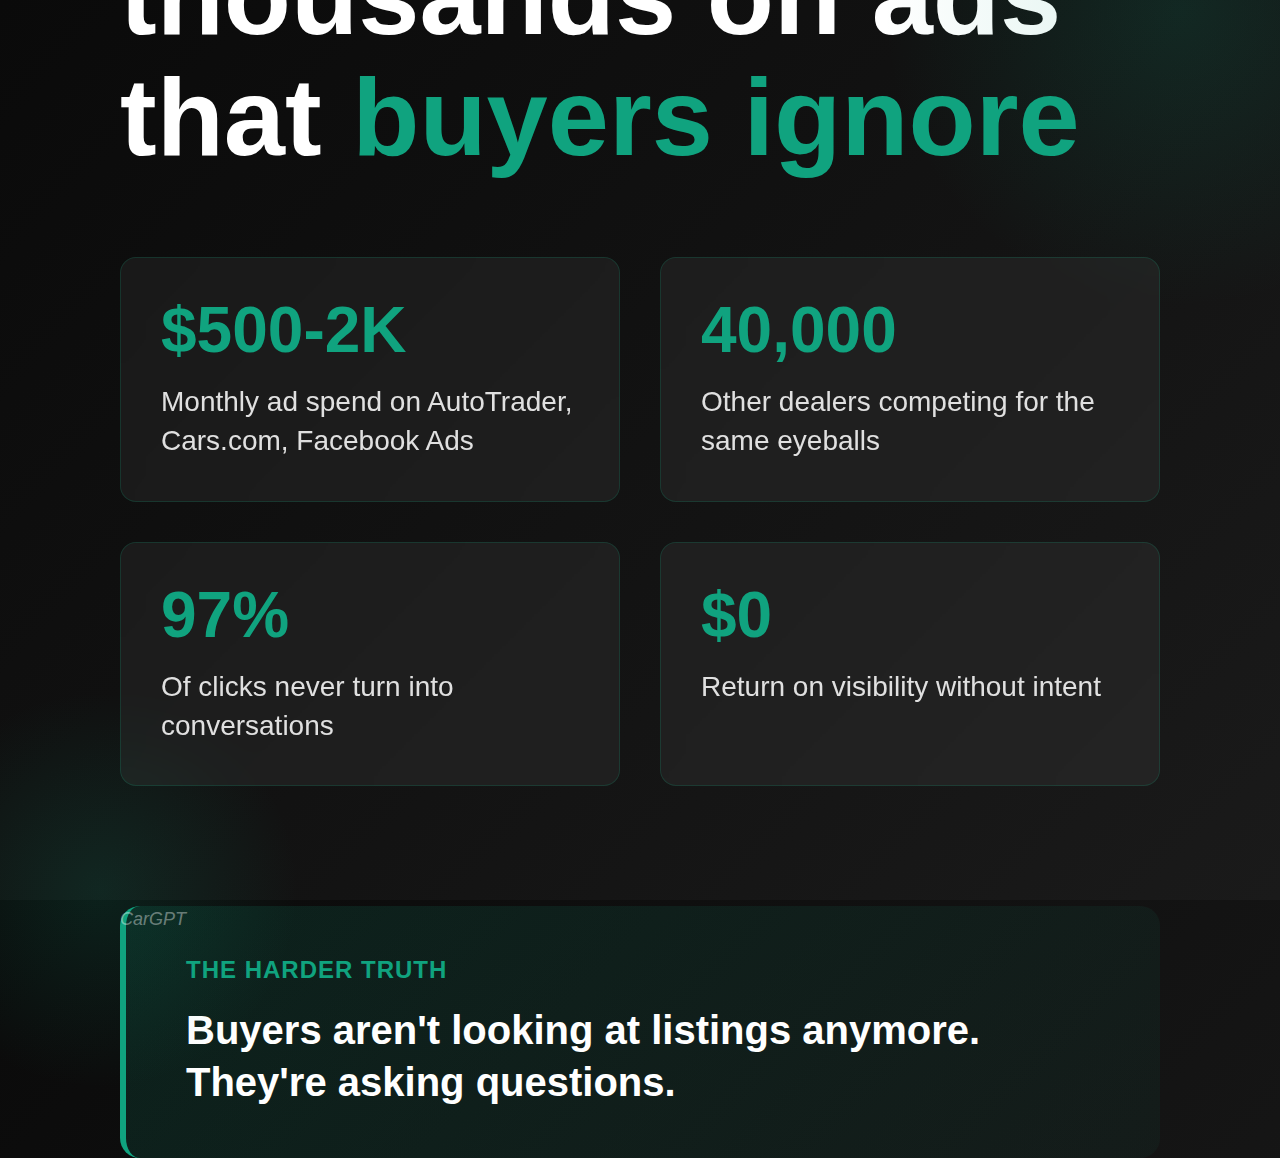
<file: slide-2.html>
<!DOCTYPE html>
<html lang="en">
<head>
    <meta charset="UTF-8">
    <meta name="viewport" content="width=device-width, initial-scale=1.0">
    <title>Slide 2 - The Dealer Problem</title>
    <style>
        * {
            margin: 0;
            padding: 0;
            box-sizing: border-box;
        }

        body {
            font-family: -apple-system, BlinkMacSystemFont, 'Segoe UI', 'Roboto', 'Oxygen', 'Ubuntu', 'Cantarell', sans-serif;
            background: linear-gradient(135deg, #0A0A0A 0%, #1A1A1A 100%);
            color: white;
            height: 100vh;
            display: flex;
            align-items: center;
            justify-content: center;
            overflow: hidden;
        }

        .slide {
            width: 1920px;
            height: 1080px;
            padding: 100px 120px;
            display: flex;
            flex-direction: column;
            justify-content: center;
            position: relative;
        }

        .subtitle {
            font-size: 28px;
            color: #10A37F;
            font-weight: 600;
            margin-bottom: 40px;
            letter-spacing: 0.5px;
        }

        h1 {
            font-size: 110px;
            font-weight: 700;
            line-height: 1.1;
            margin-bottom: 80px;
            max-width: 1400px;
        }

        .highlight {
            color: #10A37F;
        }

        .problems {
            display: grid;
            grid-template-columns: repeat(2, 1fr);
            gap: 40px;
            margin-bottom: 80px;
        }

        .problem-item {
            background: rgba(255, 255, 255, 0.05);
            padding: 40px;
            border-radius: 16px;
            border: 1px solid rgba(16, 163, 127, 0.2);
            backdrop-filter: blur(10px);
            transition: all 0.3s ease;
        }

        .problem-item:hover {
            background: rgba(255, 255, 255, 0.08);
            border-color: rgba(16, 163, 127, 0.5);
            transform: translateY(-5px);
        }

        .problem-stat {
            font-size: 64px;
            font-weight: 800;
            color: #10A37F;
            margin-bottom: 20px;
            line-height: 1;
        }

        .problem-text {
            font-size: 28px;
            line-height: 1.4;
            color: #E0E0E0;
        }

        .truth {
            background: linear-gradient(135deg, rgba(16, 163, 127, 0.15) 0%, rgba(16, 163, 127, 0.05) 100%);
            padding: 50px 60px;
            border-radius: 20px;
            border-left: 6px solid #10A37F;
            margin-top: 40px;
        }

        .truth-label {
            font-size: 24px;
            color: #10A37F;
            font-weight: 700;
            margin-bottom: 20px;
            text-transform: uppercase;
            letter-spacing: 1px;
        }

        .truth-text {
            font-size: 40px;
            font-weight: 600;
            line-height: 1.3;
            color: white;
        }

        .watermark {
            position: absolute;
            bottom: 60px;
            left: 120px;
            font-size: 18px;
            color: rgba(255, 255, 255, 0.4);
            font-style: italic;
        }

        /* Decorative elements */
        .circle {
            position: absolute;
            border-radius: 50%;
            background: radial-gradient(circle, rgba(16, 163, 127, 0.15) 0%, transparent 70%);
            pointer-events: none;
        }

        .circle-1 {
            width: 600px;
            height: 600px;
            top: -200px;
            right: -200px;
        }

        .circle-2 {
            width: 400px;
            height: 400px;
            bottom: -100px;
            left: -100px;
        }
    </style>
</head>
<body>
    <div class="slide">
        <div class="circle circle-1"></div>
        <div class="circle circle-2"></div>
        
        <div class="subtitle">THE PROBLEM</div>
        
        <h1>You're spending thousands on ads that <span class="highlight">buyers ignore</span></h1>
        
        <div class="problems">
            <div class="problem-item">
                <div class="problem-stat">$500-2K</div>
                <div class="problem-text">Monthly ad spend on AutoTrader, Cars.com, Facebook Ads</div>
            </div>
            
            <div class="problem-item">
                <div class="problem-stat">40,000</div>
                <div class="problem-text">Other dealers competing for the same eyeballs</div>
            </div>
            
            <div class="problem-item">
                <div class="problem-stat">97%</div>
                <div class="problem-text">Of clicks never turn into conversations</div>
            </div>
            
            <div class="problem-item">
                <div class="problem-stat">$0</div>
                <div class="problem-text">Return on visibility without intent</div>
            </div>
        </div>
        
        <div class="truth">
            <div class="truth-label">The Harder Truth</div>
            <div class="truth-text">Buyers aren't looking at listings anymore. They're asking questions.</div>
        </div>
        
        <div class="watermark">CarGPT</div>
    </div>

    <script>
        // Add subtle animation on load
        document.addEventListener('DOMContentLoaded', function() {
            const items = document.querySelectorAll('.problem-item');
            items.forEach((item, index) => {
                item.style.opacity = '0';
                item.style.transform = 'translateY(30px)';
                setTimeout(() => {
                    item.style.transition = 'all 0.6s ease';
                    item.style.opacity = '1';
                    item.style.transform = 'translateY(0)';
                }, 200 + (index * 150));
            });
        });
    </script>
</body>
</html>
</file>
<file: styles.css>
/* Reset and Base Styles */
* {
    margin: 0;
    padding: 0;
    box-sizing: border-box;
}

:root {
    --primary-green: #10A37F;
    --dark-bg: #0D0D0D;
    --darker-bg: #000000;
    --card-bg: #1A1A1A;
    --text-primary: #FFFFFF;
    --text-secondary: #B4B4B4;
    --border-color: #2D2D2D;
    --hover-green: #0E8F6F;
}

html {
    scroll-behavior: smooth;
}

body {
    font-family: -apple-system, BlinkMacSystemFont, 'Segoe UI', 'Roboto', 'Oxygen',
        'Ubuntu', 'Cantarell', 'Fira Sans', 'Droid Sans', 'Helvetica Neue',
        sans-serif;
    -webkit-font-smoothing: antialiased;
    -moz-osx-font-smoothing: grayscale;
    background-color: var(--dark-bg);
    color: var(--text-primary);
    line-height: 1.6;
}

.container {
    max-width: 1200px;
    margin: 0 auto;
    padding: 0 24px;
}

/* Legal Pages */
.logo-link {
    text-decoration: none;
}

.legal-page {
    padding: 80px 0 120px;
    background: linear-gradient(180deg, var(--darker-bg) 0%, var(--dark-bg) 100%);
}

.legal-container {
    max-width: 900px;
}

.legal-header {
    margin-bottom: 32px;
    text-align: left;
}

.legal-header h1 {
    font-size: 48px;
    -webkit-text-fill-color: initial;
    background: none;
    margin-bottom: 8px;
}

.legal-effective-date {
    color: var(--text-secondary);
    font-size: 14px;
}

.legal-content {
    background-color: var(--card-bg);
    border: 1px solid var(--border-color);
    border-radius: 16px;
    padding: 40px;
}

.legal-layout {
    display: grid;
    grid-template-columns: 260px 1fr;
    gap: 24px;
    align-items: start;
}

.legal-toc {
    position: sticky;
    top: 92px;
    background-color: rgba(26, 26, 26, 0.7);
    border: 1px solid var(--border-color);
    border-radius: 16px;
    padding: 20px;
    backdrop-filter: blur(10px);
}

.legal-toc h2 {
    font-size: 14px;
    letter-spacing: 0.5px;
    text-transform: uppercase;
    color: var(--text-secondary);
    margin: 0 0 12px 0;
    text-align: left;
}

.legal-toc ol {
    margin: 0;
    padding-left: 18px;
    color: var(--text-secondary);
}

.legal-toc li {
    margin: 8px 0;
}

.legal-toc a {
    color: var(--text-secondary);
    text-decoration: none;
}

.legal-toc a:hover {
    color: var(--text-primary);
    text-decoration: underline;
}

.legal-lead {
    color: var(--text-primary);
    font-size: 17px;
}

.legal-content p:last-child {
    margin-bottom: 0;
}

.legal-section + .legal-section {
    margin-top: 28px;
    padding-top: 28px;
    border-top: 1px solid var(--border-color);
}

.legal-callout {
    margin-top: 14px;
    padding: 16px 18px;
    border-radius: 12px;
    border: 1px solid rgba(16, 163, 127, 0.35);
    background: rgba(16, 163, 127, 0.08);
}

.legal-callout-title {
    font-weight: 700;
    color: var(--text-primary);
    margin-bottom: 6px;
}

.legal-content p {
    color: var(--text-secondary);
    margin-bottom: 16px;
    font-size: 16px;
}

.legal-content h2 {
    text-align: left;
    font-size: 28px;
    margin-top: 28px;
    margin-bottom: 12px;
}

.legal-content h3 {
    font-size: 18px;
    margin-top: 18px;
    margin-bottom: 8px;
}

.legal-content ul {
    margin: 8px 0 18px 22px;
    color: var(--text-secondary);
}

.legal-content li {
    margin-bottom: 8px;
}

.legal-content a {
    color: var(--primary-green);
    text-decoration: none;
}

.legal-content a:hover {
    text-decoration: underline;
}

/* Header */
header {
    background-color: var(--darker-bg);
    border-bottom: 1px solid var(--border-color);
    position: sticky;
    top: 0;
    z-index: 1000;
    backdrop-filter: blur(10px);
}

.nav-container {
    max-width: 1200px;
    margin: 0 auto;
    padding: 12px 24px 12px 0;
    display: flex;
    justify-content: space-between;
    align-items: center;
}

.nav-left {
    display: flex;
    align-items: center;
    gap: 60px;
    margin-left: 0;
}

.nav-right {
    display: flex;
    align-items: center;
}

.logo {
    display: flex;
    align-items: center;
    color: var(--text-primary);
    margin-left: -24px;
}

.logo-text {
    display: flex;
    flex-direction: column;
    line-height: 0.85;
}

.logo-line {
    font-size: 32px;
    font-weight: 900;
    letter-spacing: 2px;
    color: var(--text-primary);
}

.logo-chat {
    letter-spacing: -2px;
}

.nav-links {
    display: flex;
    gap: 32px;
    align-items: center;
}

.nav-links a {
    color: var(--text-secondary);
    text-decoration: none;
    font-weight: 500;
    transition: color 0.2s;
}

.nav-links a:hover {
    color: var(--text-primary);
}

.cta-button {
    background-color: var(--primary-green);
    color: white !important;
    padding: 10px 24px;
    border-radius: 6px;
    transition: background-color 0.2s;
}

.cta-button:hover {
    background-color: var(--hover-green);
}

/* Hero Section */
.hero {
    padding: 120px 0;
    text-align: center;
    background: linear-gradient(180deg, var(--darker-bg) 0%, var(--dark-bg) 100%);
}

.hero-content {
    max-width: 800px;
    margin: 0 auto;
}

.badge {
    display: inline-block;
    background-color: var(--card-bg);
    color: var(--primary-green);
    padding: 8px 16px;
    border-radius: 20px;
    font-size: 14px;
    font-weight: 600;
    margin-bottom: 24px;
    border: 1px solid var(--border-color);
}

h1 {
    font-size: 64px;
    font-weight: 700;
    line-height: 1.1;
    margin-bottom: 24px;
    background: linear-gradient(135deg, #FFFFFF 0%, #B4B4B4 100%);
    -webkit-background-clip: text;
    -webkit-text-fill-color: transparent;
    background-clip: text;
}

.hero-subtitle {
    font-size: 20px;
    color: var(--text-secondary);
    margin-bottom: 40px;
    line-height: 1.6;
}

.hero-cta {
    display: flex;
    gap: 16px;
    justify-content: center;
    margin-bottom: 40px;
}

.primary-button {
    background-color: var(--primary-green);
    color: white;
    padding: 16px 32px;
    border-radius: 8px;
    text-decoration: none;
    font-weight: 600;
    font-size: 16px;
    transition: all 0.2s;
    border: none;
    cursor: pointer;
    display: inline-block;
}

.primary-button:hover {
    background-color: var(--hover-green);
    transform: translateY(-2px);
    box-shadow: 0 10px 30px rgba(16, 163, 127, 0.3);
}

.primary-button.large {
    padding: 20px 48px;
    font-size: 18px;
}

.primary-button.full-width {
    width: 100%;
}

.secondary-button {
    background-color: transparent;
    color: var(--text-primary);
    padding: 16px 32px;
    border-radius: 8px;
    text-decoration: none;
    font-weight: 600;
    font-size: 16px;
    border: 1px solid var(--border-color);
    transition: all 0.2s;
    display: inline-block;
}

.secondary-button:hover {
    background-color: var(--card-bg);
    border-color: var(--primary-green);
}

.social-proof {
    color: var(--text-secondary);
    font-size: 14px;
}

/* Stats Section */
.stats {
    padding: 60px 0;
    background-color: var(--card-bg);
    border-top: 1px solid var(--border-color);
    border-bottom: 1px solid var(--border-color);
}

.stats .container {
    display: grid;
    grid-template-columns: repeat(3, 1fr);
    gap: 60px;
}

.stat-item {
    text-align: center;
}

.stat-number {
    font-size: 48px;
    font-weight: 700;
    color: var(--primary-green);
    margin-bottom: 8px;
}

.stat-label {
    font-size: 16px;
    color: var(--text-secondary);
}

/* Features Section */
.features {
    padding: 120px 0;
}

h2 {
    font-size: 48px;
    font-weight: 700;
    text-align: center;
    margin-bottom: 16px;
}

.section-subtitle {
    text-align: center;
    font-size: 18px;
    color: var(--text-secondary);
    margin-bottom: 60px;
}

.features-grid {
    display: grid;
    grid-template-columns: repeat(3, 1fr);
    gap: 32px;
}

.feature-card {
    background-color: var(--card-bg);
    padding: 32px;
    border-radius: 12px;
    border: 1px solid var(--border-color);
    transition: all 0.3s;
}

.feature-card:hover {
    border-color: var(--primary-green);
    transform: translateY(-4px);
    box-shadow: 0 10px 40px rgba(16, 163, 127, 0.1);
}

.feature-icon {
    font-size: 48px;
    margin-bottom: 16px;
}

.feature-card h3 {
    font-size: 24px;
    margin-bottom: 12px;
}

.feature-card p {
    color: var(--text-secondary);
    line-height: 1.6;
}

/* How It Works Section */
.how-it-works {
    padding: 120px 0;
    background-color: var(--darker-bg);
}

.steps {
    max-width: 800px;
    margin: 0 auto;
}

.step {
    display: flex;
    gap: 32px;
    margin-bottom: 60px;
    align-items: flex-start;
}

.step:last-child {
    margin-bottom: 0;
}

.step-number {
    background: linear-gradient(135deg, var(--primary-green) 0%, var(--hover-green) 100%);
    color: white;
    width: 64px;
    height: 64px;
    border-radius: 50%;
    display: flex;
    align-items: center;
    justify-content: center;
    font-size: 28px;
    font-weight: 700;
    flex-shrink: 0;
}

.step-content h3 {
    font-size: 28px;
    margin-bottom: 12px;
}

.step-content p {
    color: var(--text-secondary);
    font-size: 18px;
    line-height: 1.6;
}

/* CTA Section */
.cta-section {
    padding: 120px 0;
    text-align: center;
    background: linear-gradient(135deg, var(--dark-bg) 0%, var(--darker-bg) 100%);
}

.cta-section h2 {
    margin-bottom: 16px;
}

.cta-section p {
    font-size: 20px;
    color: var(--text-secondary);
    margin-bottom: 40px;
}

/* Signup Section */
.signup {
    padding: 120px 0;
    background-color: var(--dark-bg);
}

.signup-box {
    max-width: 600px;
    margin: 0 auto;
    background-color: var(--card-bg);
    padding: 48px;
    border-radius: 16px;
    border: 1px solid var(--border-color);
}

.signup-box h2 {
    text-align: center;
    margin-bottom: 12px;
}

.signup-box > p {
    text-align: center;
    color: var(--text-secondary);
    margin-bottom: 32px;
}

.signup-form {
    display: flex;
    flex-direction: column;
    gap: 16px;
}

.form-row input {
    width: 100%;
    padding: 16px;
    border-radius: 8px;
    border: 1px solid var(--border-color);
    background-color: var(--dark-bg);
    color: var(--text-primary);
    font-size: 16px;
    transition: border-color 0.2s;
}

.form-row input:focus {
    outline: none;
    border-color: var(--primary-green);
}

.form-row input::placeholder {
    color: var(--text-secondary);
}

.form-note {
    text-align: center;
    font-size: 12px;
    color: var(--text-secondary);
    margin-top: 8px;
}

.success-message {
    text-align: center;
    padding: 32px;
}

.success-message h3 {
    font-size: 32px;
    margin-bottom: 16px;
}

.success-message p {
    font-size: 18px;
    color: var(--text-secondary);
}

/* Footer */
footer {
    background-color: var(--darker-bg);
    border-top: 1px solid var(--border-color);
    padding: 60px 0 32px;
}

.footer-content {
    display: grid;
    grid-template-columns: 2fr 3fr;
    gap: 60px;
    margin-bottom: 40px;
}

.footer-brand p {
    color: var(--text-secondary);
    margin-top: 16px;
}

.footer-links {
    display: grid;
    grid-template-columns: repeat(3, 1fr);
    gap: 40px;
}

.footer-column h4 {
    margin-bottom: 16px;
    font-size: 14px;
    font-weight: 600;
    text-transform: uppercase;
    letter-spacing: 0.5px;
}

.footer-column a {
    display: block;
    color: var(--text-secondary);
    text-decoration: none;
    margin-bottom: 12px;
    transition: color 0.2s;
}

.footer-column a:hover {
    color: var(--primary-green);
}

.footer-bottom {
    text-align: center;
    padding-top: 32px;
    border-top: 1px solid var(--border-color);
    color: var(--text-secondary);
    font-size: 14px;
}

/* Responsive Design */
@media (max-width: 968px) {
    h1 {
        font-size: 48px;
    }

    .features-grid {
        grid-template-columns: repeat(2, 1fr);
    }

    .stats .container {
        grid-template-columns: repeat(3, 1fr);
        gap: 32px;
    }

    .footer-content {
        grid-template-columns: 1fr;
    }
}

@media (max-width: 640px) {
    h1 {
        font-size: 36px;
    }

    .hero {
        padding: 80px 0;
    }

    .hero-cta {
        flex-direction: column;
    }

    .features-grid {
        grid-template-columns: 1fr;
    }

    .stats .container {
        grid-template-columns: 1fr;
        gap: 32px;
    }

    .nav-left {
        gap: 24px;
    }

    .nav-links {
        gap: 16px;
    }

    .nav-links a {
        display: none;
    }

    .step {
        flex-direction: column;
    }

    .footer-links {
        grid-template-columns: 1fr;
    }

    .signup-box {
        padding: 32px 24px;
    }

    .legal-content {
        padding: 24px;
    }

    .legal-layout {
        grid-template-columns: 1fr;
    }

    .legal-toc {
        position: static;
        top: auto;
        margin-bottom: 18px;
    }
}
</file>
